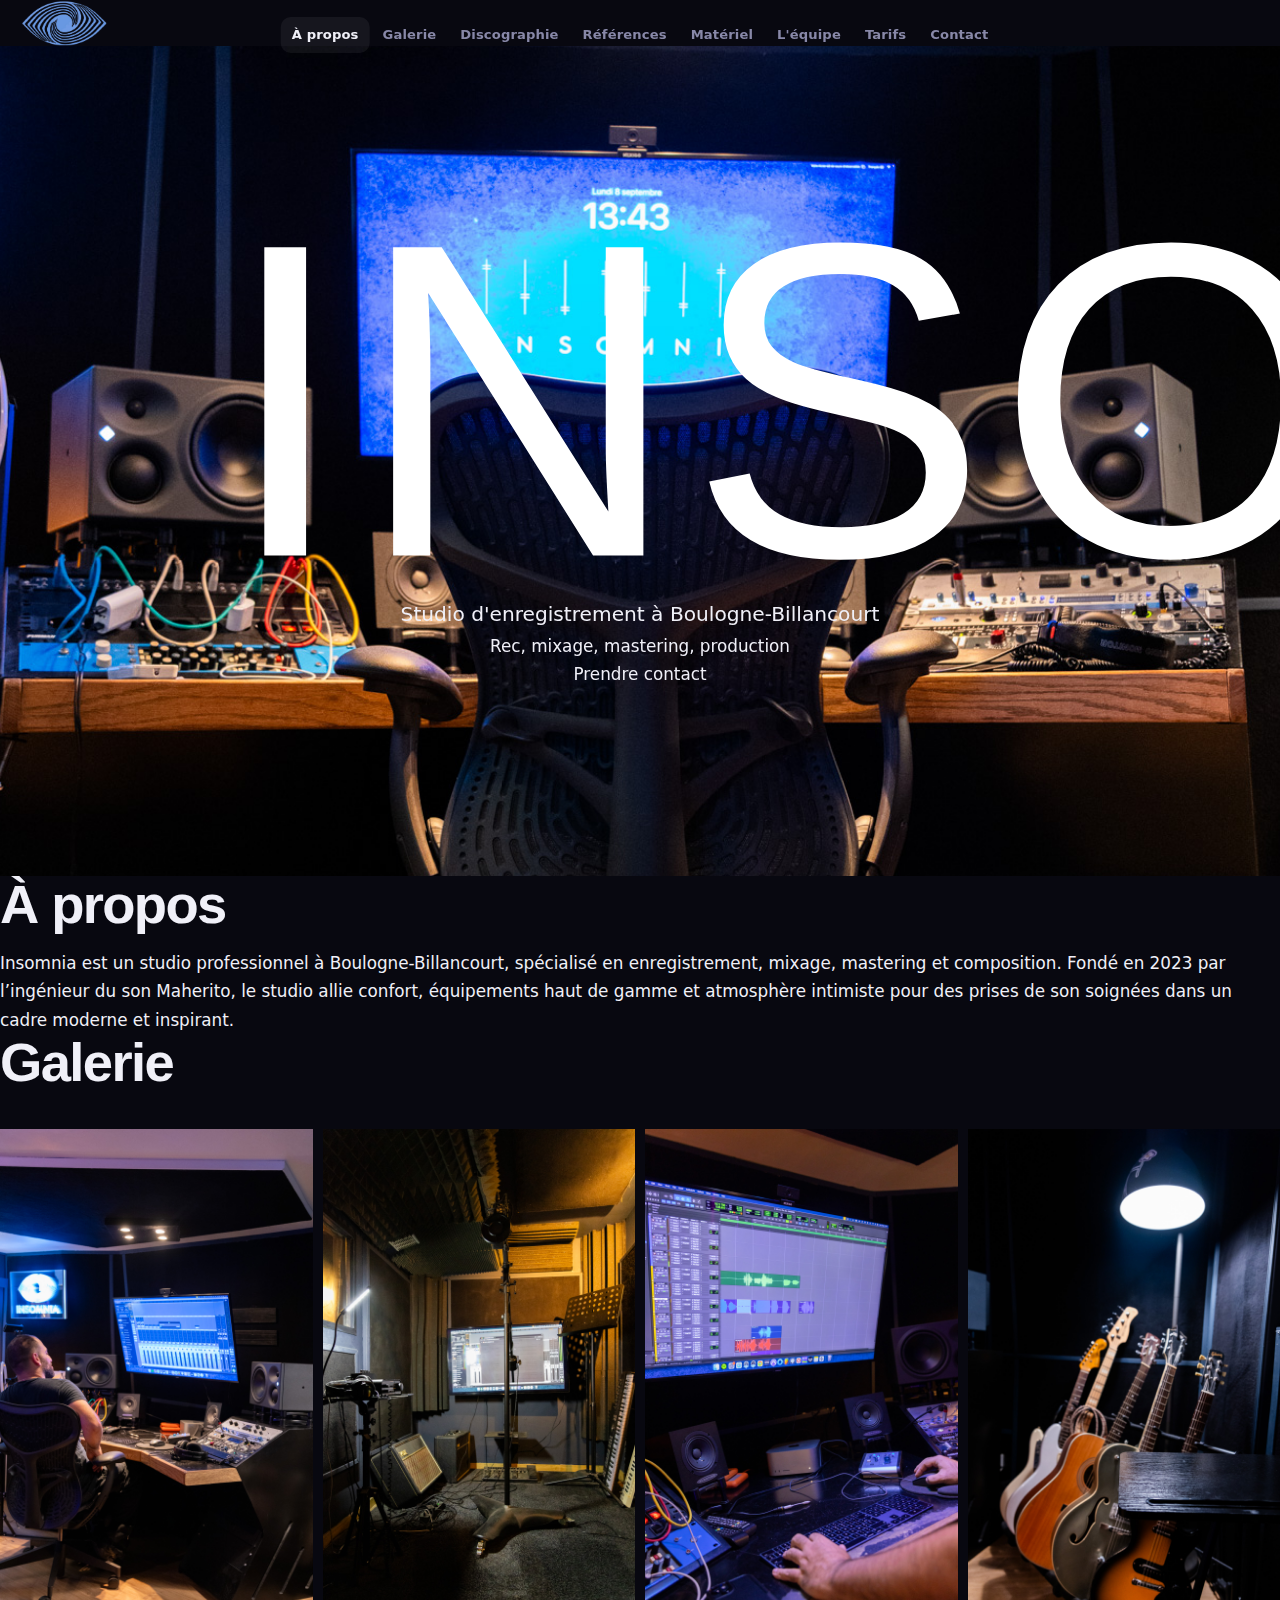
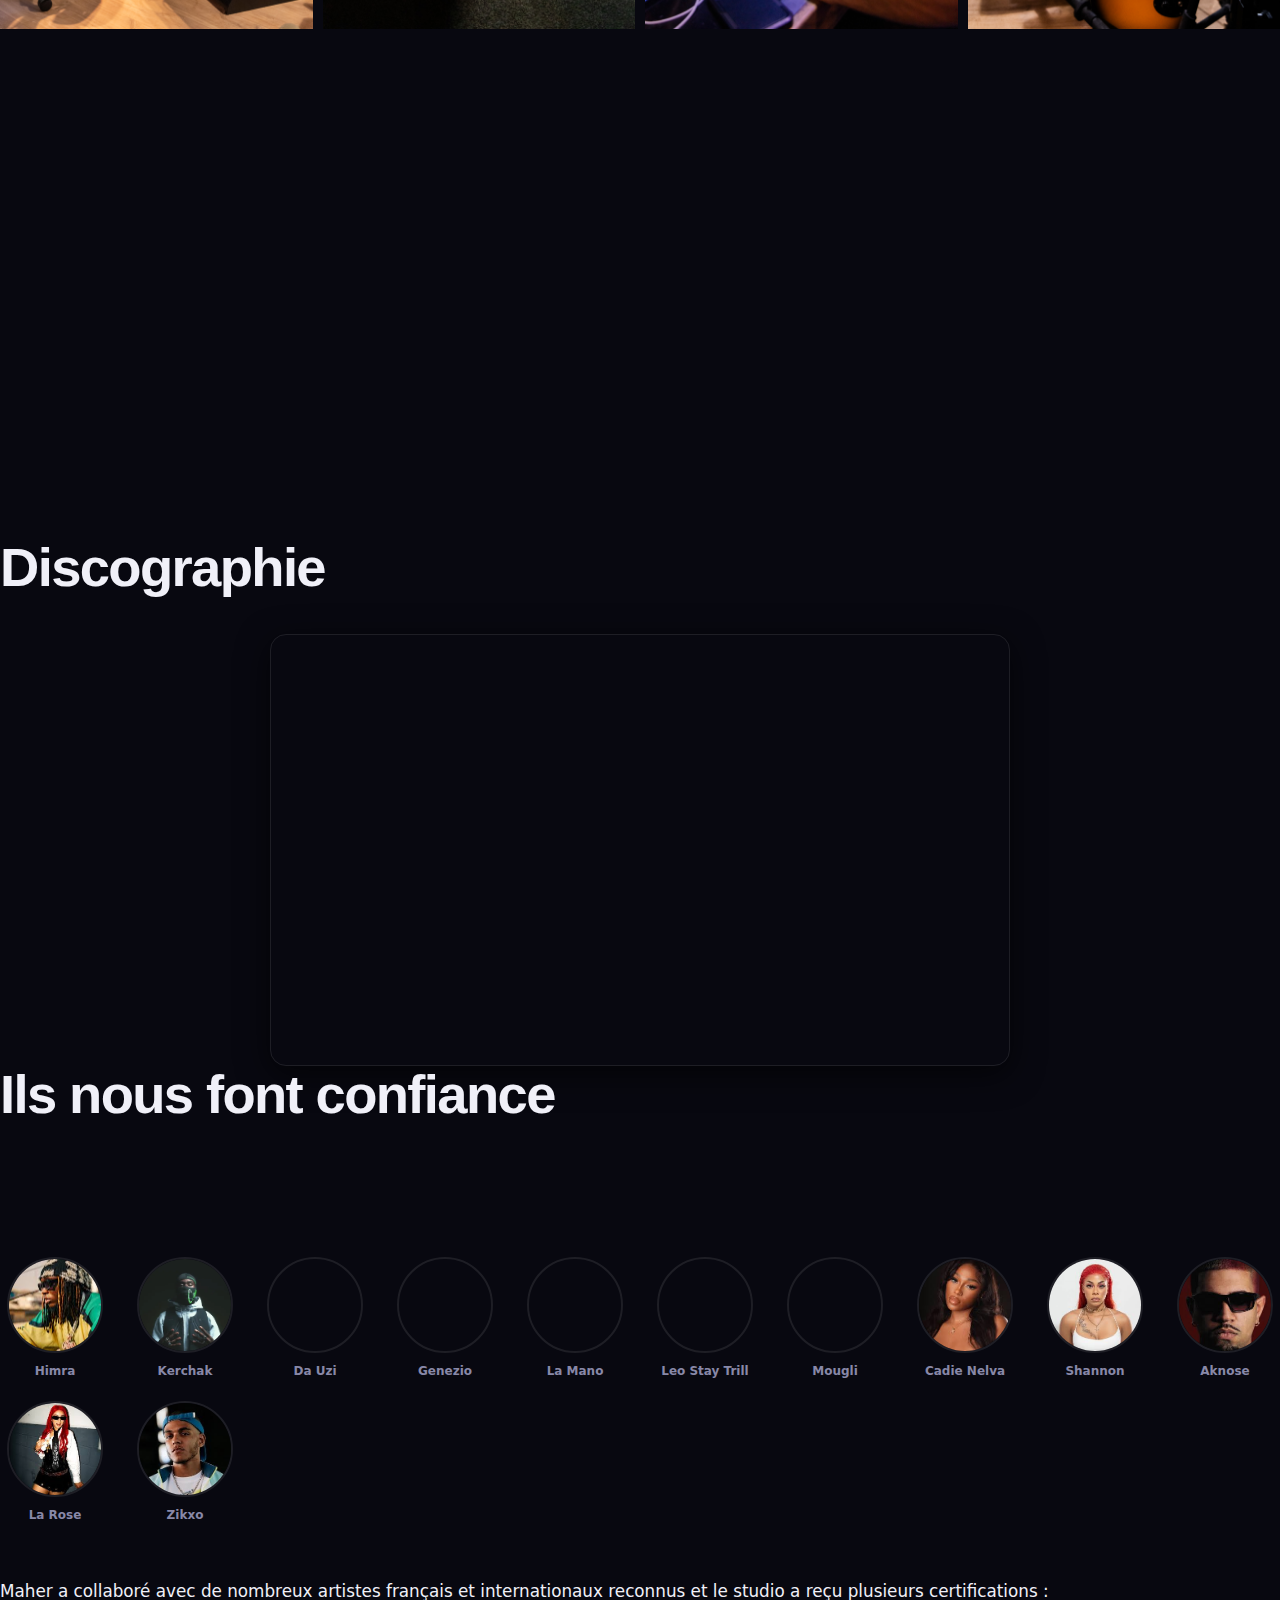
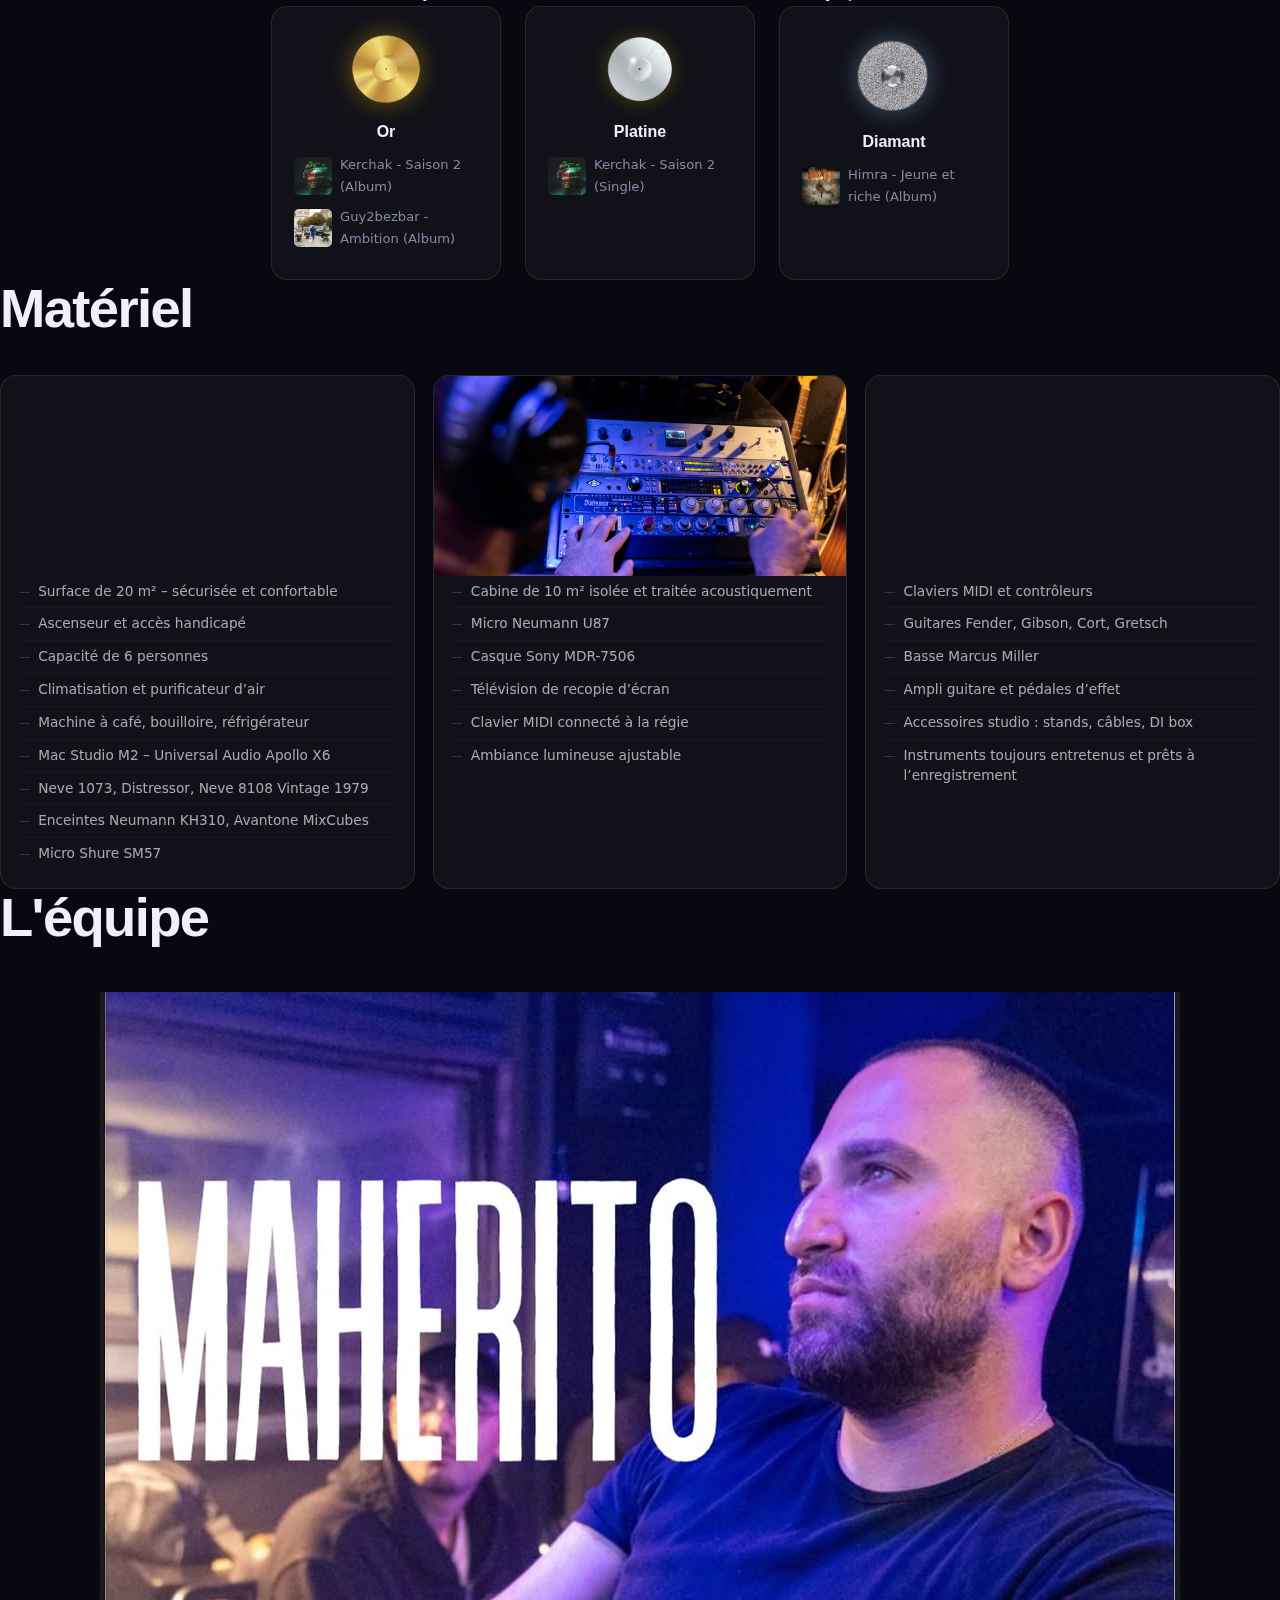
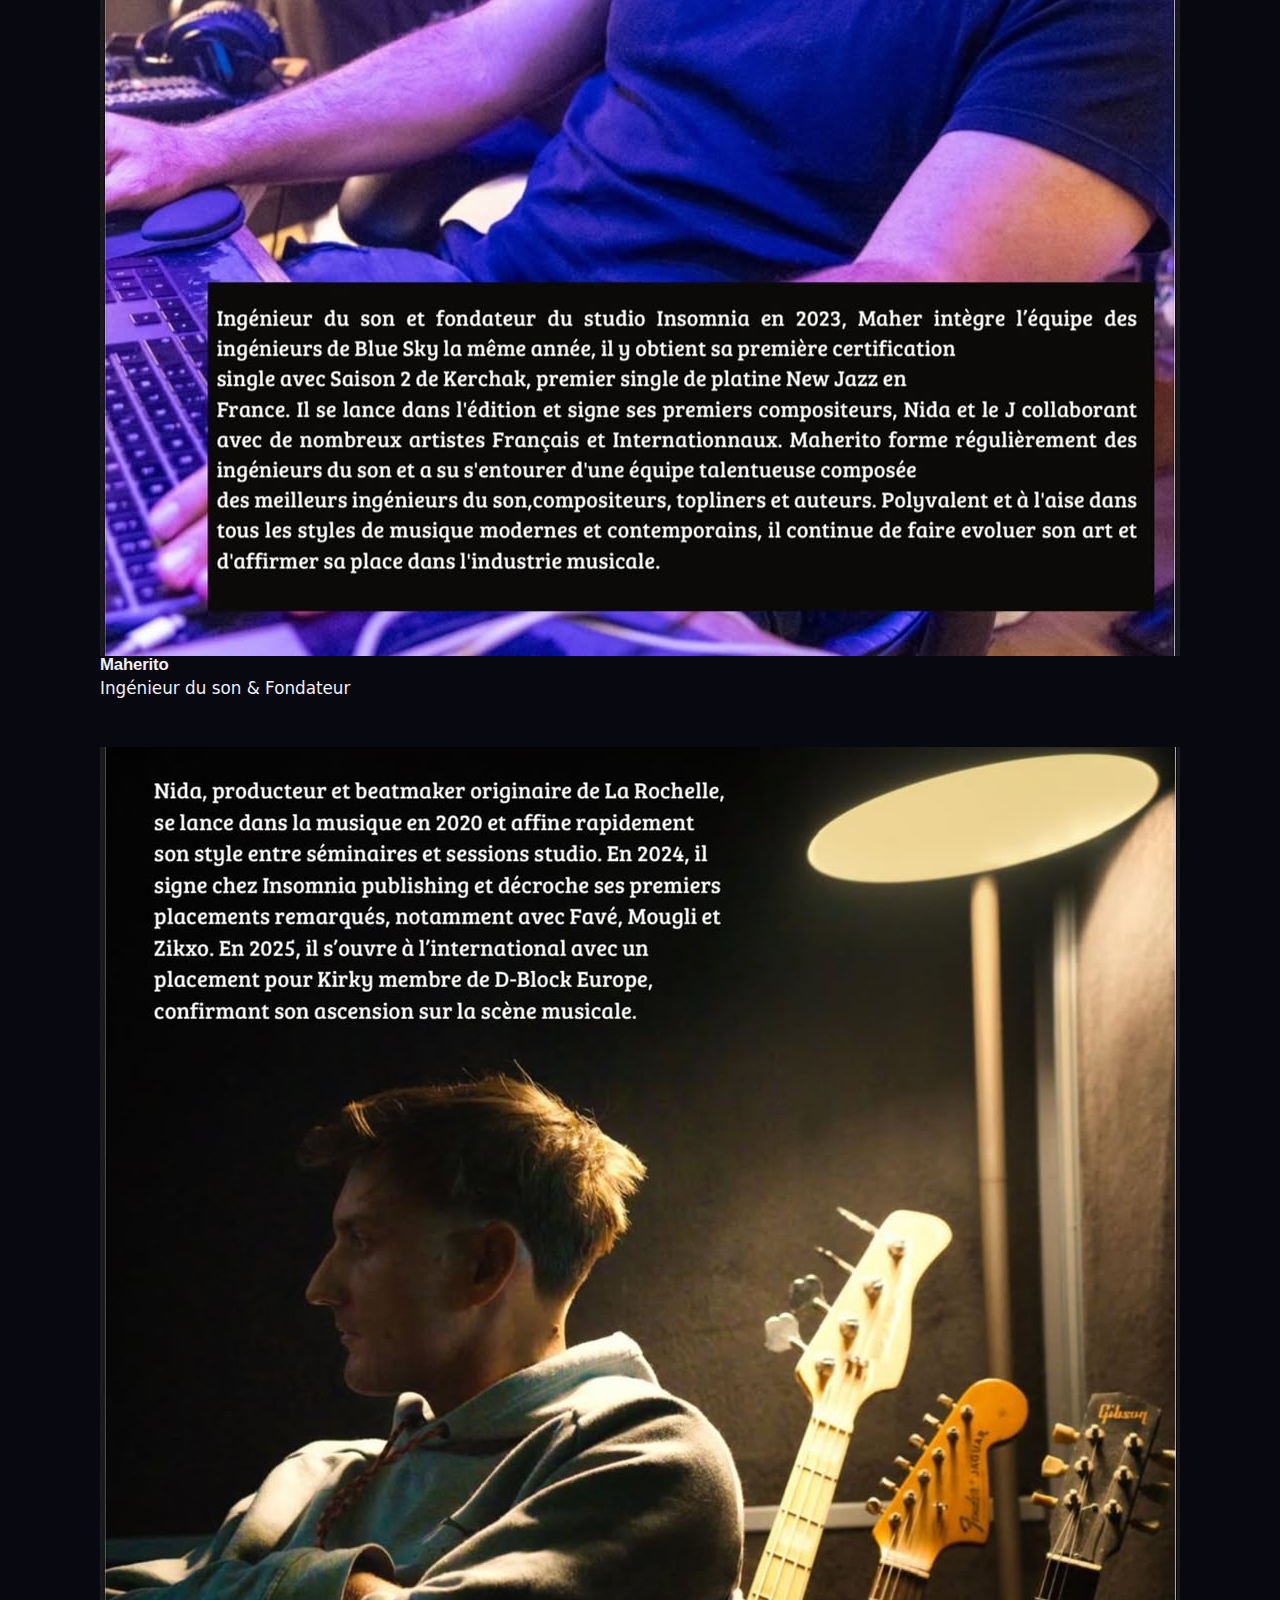
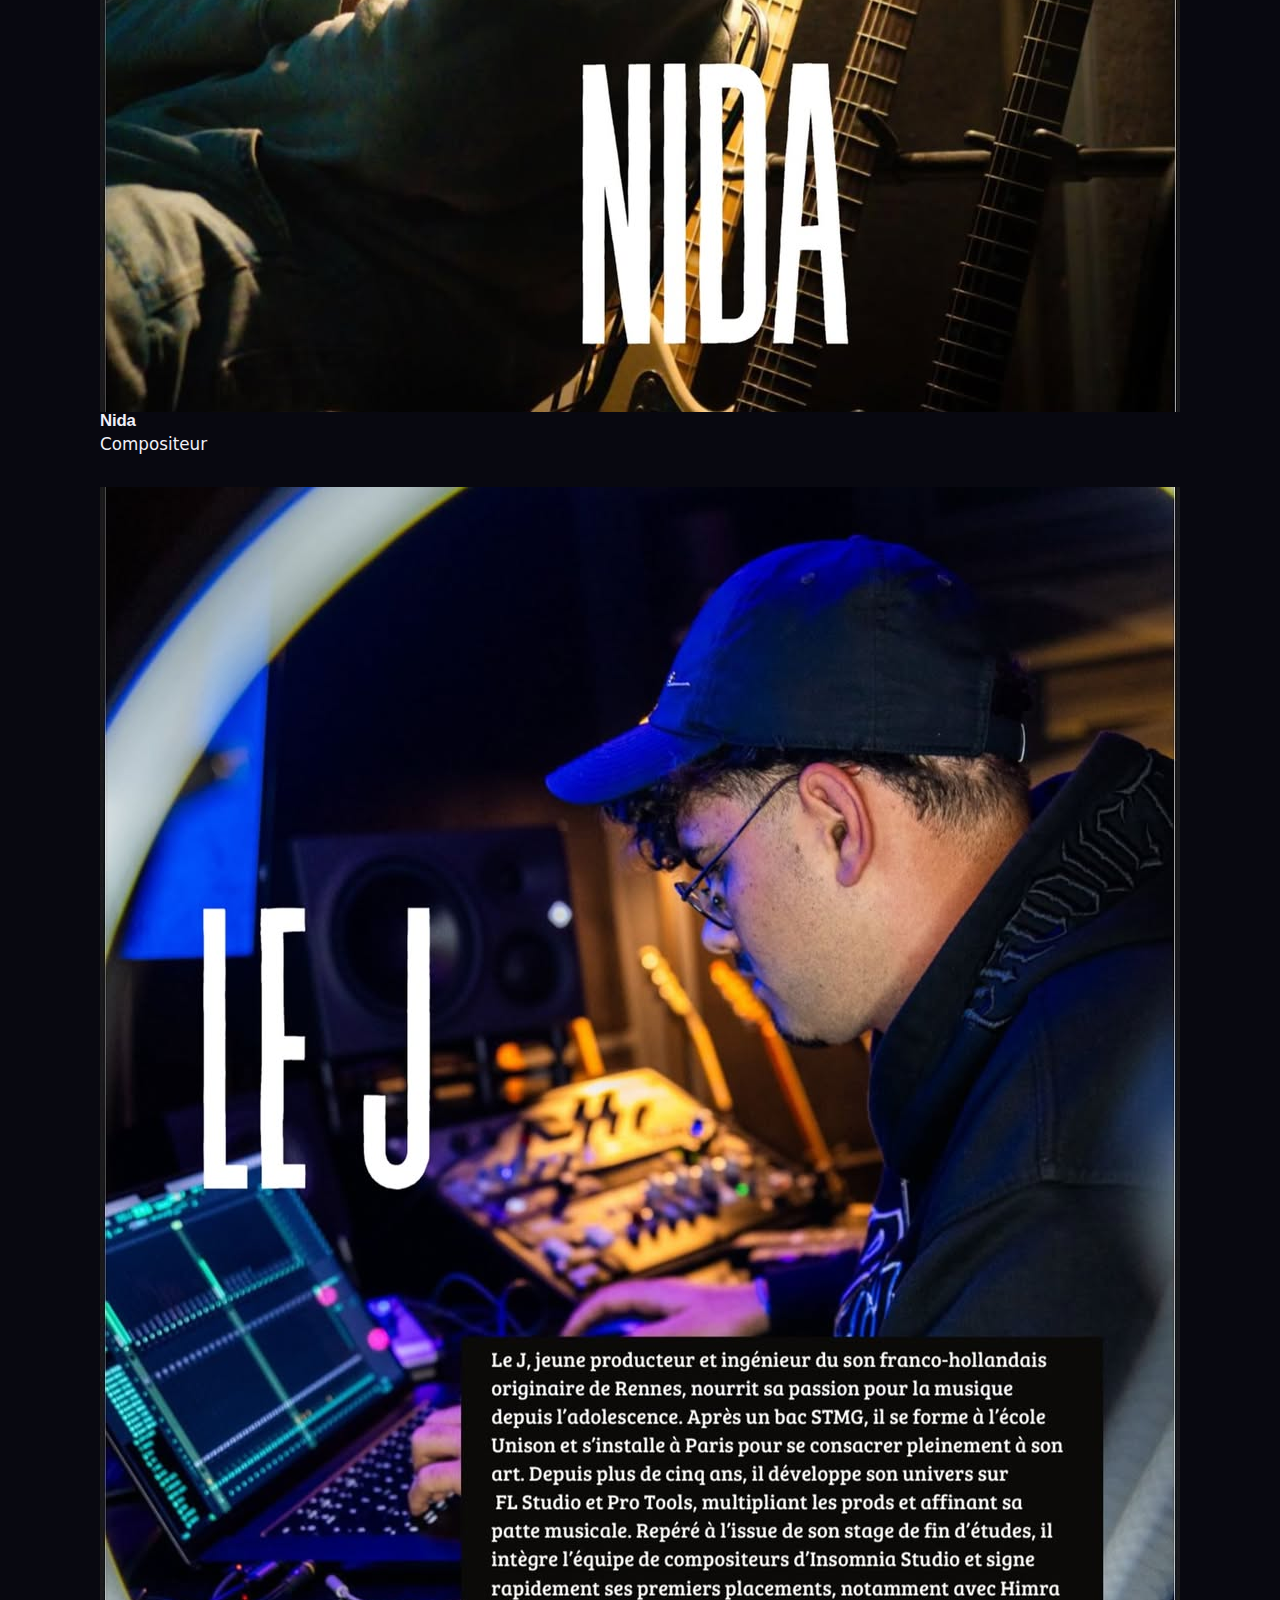
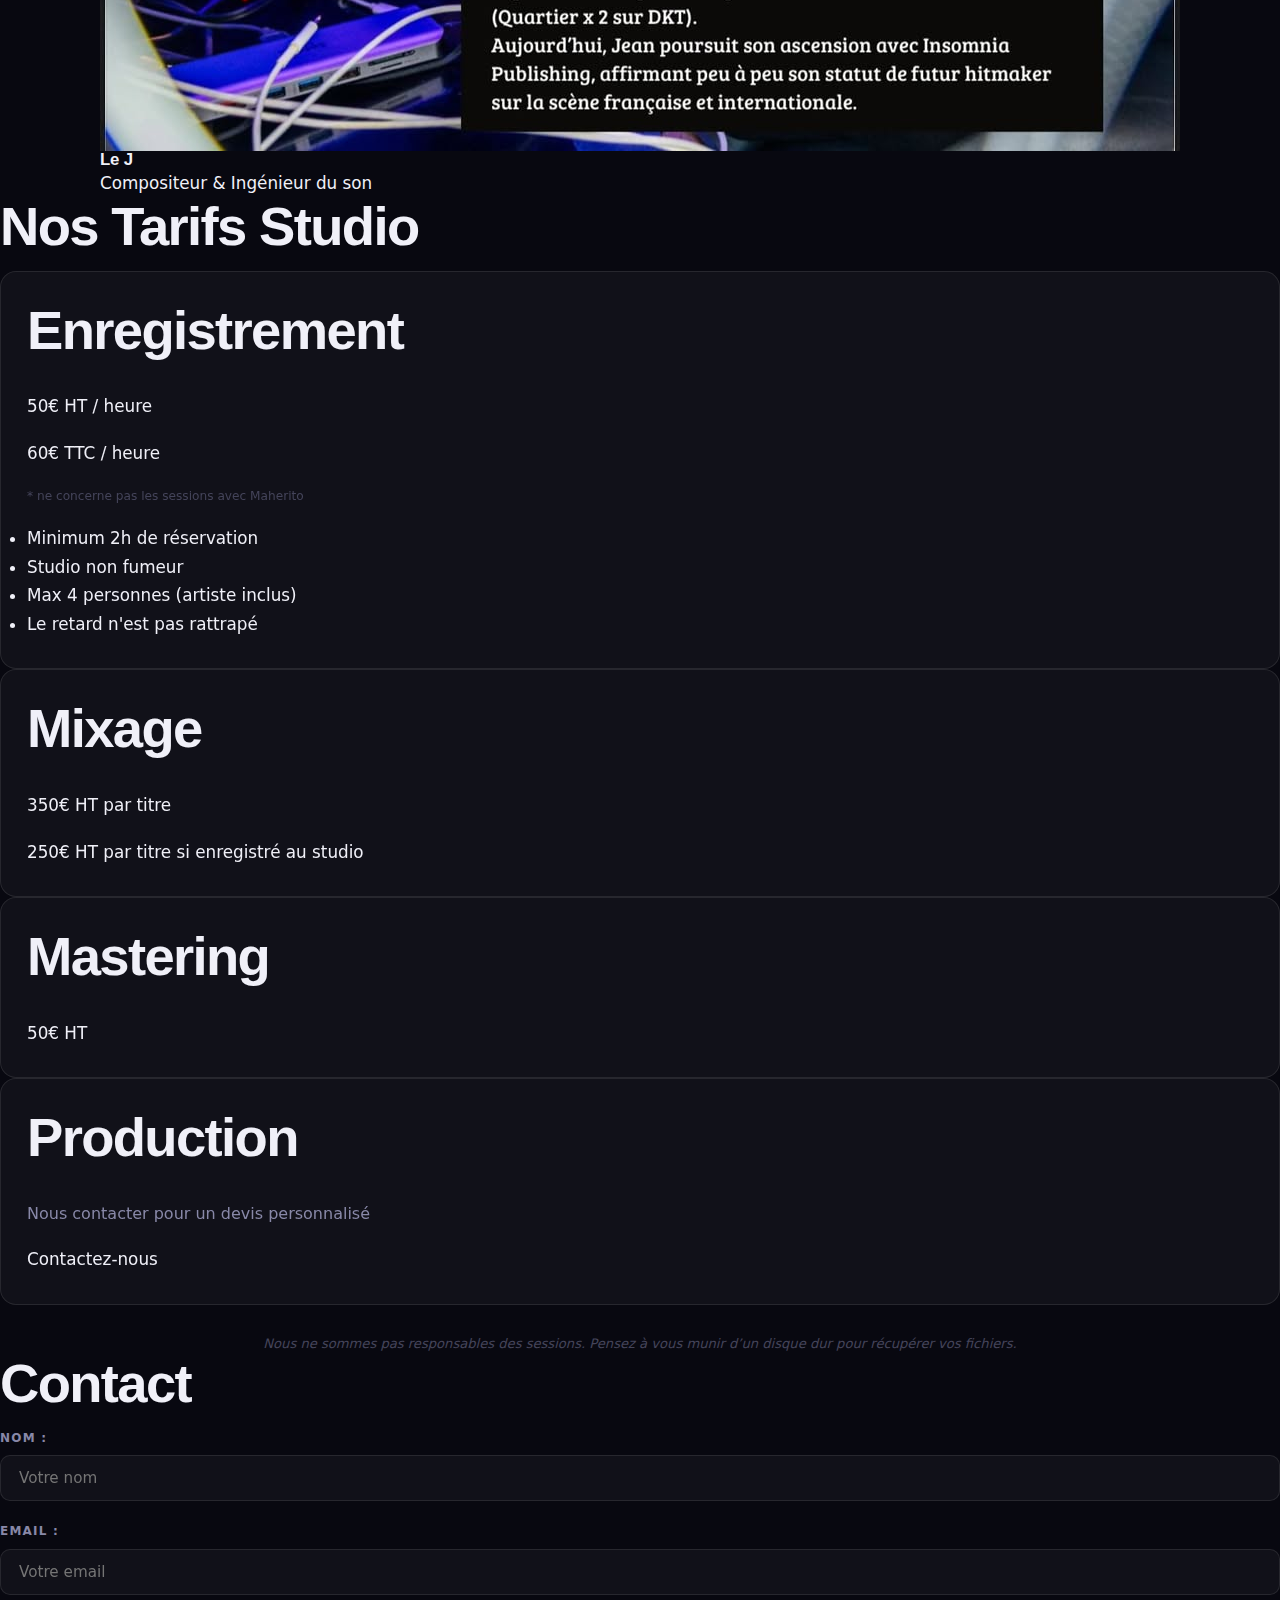
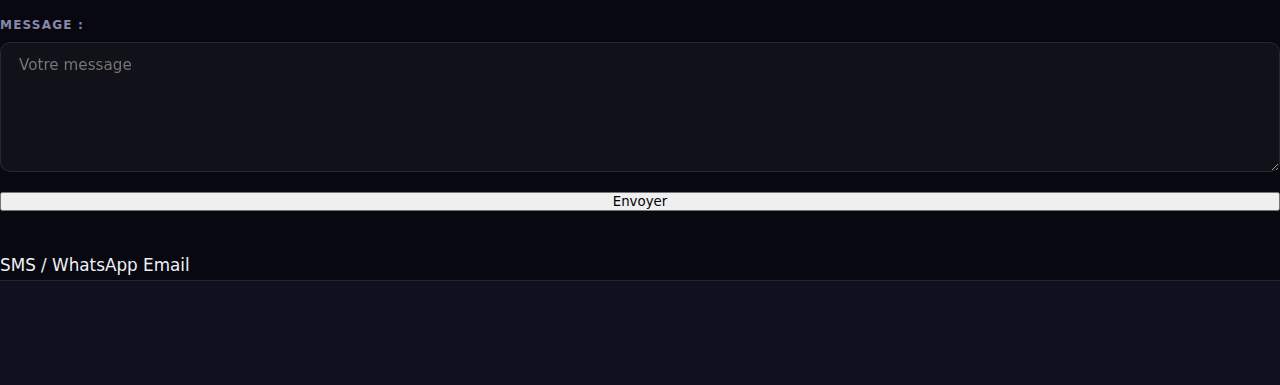
<file: index.html>
<!DOCTYPE html>
<html lang="fr">
<head>
  <meta charset="UTF-8" />
  <meta name="viewport" content="width=device-width, initial-scale=1.0" />
  <title>Studio Insomnia </title>

  <!-- Perf: preconnect + Google Fonts -->
  <link rel="preconnect" href="https://fonts.gstatic.com" crossorigin />
  <link rel="preconnect" href="https://fonts.googleapis.com" />
  <link href="https://fonts.googleapis.com/css2?family=Montserrat:wght@700&family=Lato&display=swap" rel="stylesheet" />
  <!-- Favicon / Icône du site -->


  <!-- Favicon / Icône du site -->
   <link rel="icon" type="image/png" sizes="32x32" href="/favicon.png">
   <link rel="icon" type="image/png" sizes="16x16" href="/favicon.png">
   <link rel="apple-touch-icon" href="/favicon.png">
   <link rel="shortcut icon" href="/favicon.png">
   <meta name="theme-color" content="#121212">




  <!-- Perf: image hero -->
  <link rel="preload" as="image" href="Images/photo-studio2.jpeg" fetchpriority="high" />

  <!-- Spotify: perf -->
  <link rel="dns-prefetch" href="https://open.spotify.com" />
  <link rel="preconnect" href="https://open.spotify.com" crossorigin />
  <link rel="preconnect" href="https://i.scdn.co" crossorigin />

  <link rel="stylesheet" href="css/style.css" />
  <link rel="stylesheet" href="css/tarifs.css" />


  <meta name="title" content="Insomnia Studio - Studio d’enregistrement à Boulogne-Billancourt">
  <meta name="description" content="Insomnia Studio est un studio d’enregistrement, mixage, mastering et production situé à Boulogne-Billancourt. Fondé par Maherito, il accueille de nombreux artistes français et internationaux.">
  <meta name="keywords" content="insomnia studio, studio enregistrement paris, boulogne-billancourt, mixage, mastering, production, maherito">
  <meta name="robots" content="index, follow">
  <meta property="og:title" content="Insomnia Studio - Studio d’enregistrement à Boulogne-Billancourt">
  <meta property="og:description" content="Enregistrement, mixage, mastering et production avec Maherito. Un espace professionnel, confortable et haut de gamme.">
  <meta property="og:image" content="https://insomniastudio.fr/Images/logo.png">
  <meta property="og:url" content="https://insomniastudio.fr">
  <meta name="twitter:card" content="summary_large_image">

</head>
<body>
  <header role="banner">
    <img src="Images/logo.png" alt="Logo Studio Insomnia" class="logo" decoding="async" fetchpriority="high" />
    <nav id="nav-menu" aria-label="Navigation principale" aria-hidden="true">
      <a href="#apropos" class="active">À propos</a>
      <a href="#gallery">Galerie</a>
      <a href="#discographie">Discographie</a>
      <a href="#references">Références</a>
      <a href="#materiel">Matériel</a>
      <a href="#equipe">L'équipe</a>
      <a href="#tarifs">Tarifs</a>
      <a href="#contact">Contact</a>
    </nav>
    <button id="menu-toggle" aria-expanded="false" aria-controls="nav-menu" aria-label="Ouvrir le menu">☰</button>
  </header>

  <!-- Héro -->
  <section id="hero" class="hero" aria-label="Présentation">
    <img
      src="Images/photo-studio2.jpeg"
      alt=""
      class="hero-bg"
      width="1920" height="800"
      loading="eager" fetchpriority="high" decoding="async"
    />
    <div class="hero-content">
      <h1><span style="font-size: 2em; display: block;">Insomnia</span></h1>
      <p style="font-size: 1.2em;">Studio d'enregistrement à Boulogne-Billancourt</p>
      <p>Rec, mixage, mastering, production</p>
      <a href="#contact" class="cta-btn">Prendre contact</a>
    </div>
  </section>

  <!-- 1) À propos -->
  <section id="apropos">
    <h2>À propos</h2>
    <p>
      Insomnia est un studio professionnel à Boulogne-Billancourt, spécialisé en enregistrement, mixage, mastering et composition.
      Fondé en 2023 par l’ingénieur du son Maherito, le studio allie confort, équipements haut de gamme et atmosphère intimiste pour des prises de son soignées dans un cadre moderne et inspirant.
    </p>
  </section>

  <!-- 2) Galerie -->
  <section id="gallery" aria-label="Galerie">
    <h2>Galerie</h2>
    <div class="gallery-grid">
      <figure><img src="Images/photo1.jpeg" alt="Vue du studio" loading="lazy" decoding="async" /></figure>
      <figure><img src="Images/photo2.jpeg" alt="Micro et cabine" loading="lazy" decoding="async" /></figure>
      <figure><img src="Images/photo3.jpeg" alt="Session d’enregistrement" loading="lazy" decoding="async" /></figure>
      <figure><img src="Images/photo4.jpeg" alt="Guitare du studio" loading="lazy" decoding="async" /></figure>
      <figure><img src="Images/canape.jpeg" alt="Coin lounge" loading="lazy" decoding="async" /></figure>
    </div>
  </section>

  <!-- 3) Discographie -->
  <section id="discographie" aria-label="Discographie">
    <h2>Discographie</h2>
    <div class="spotify-container">
      <iframe
        id="spotify-embed"
        title="Playlist Spotify"
        src="https://open.spotify.com/embed/playlist/36tkMon2P1CIW7WusHZX9Q"
        loading="lazy"
        allow="encrypted-media"
        frameborder="0"
        allowfullscreen
      ></iframe>
    </div>
  </section>

  <!-- 4) Références (Or/Platine/Diamant) -->
  <section id="references" aria-label="Références">
    <h2>Ils nous font confiance</h2>

    <div class="labels-grid" aria-label="Labels partenaires">
      <img src="Images/bluesky.webp" alt="Blue Sky" loading="lazy" decoding="async" />
      <img src="Images/sonymusic.png" alt="Sony Music" loading="lazy" decoding="async" />
      <img src="Images/universal.png" alt="Universal" loading="lazy" decoding="async" />
      <img src="Images/warner.png" alt="Warner" loading="lazy" decoding="async" />
      <img src="Images/rec118.webp" alt="Rec118" loading="lazy" decoding="async" />
      <img src="Images/ad.png" alt="ADA" loading="lazy" decoding="async" />
    </div>

    <div class="artists-grid" aria-label="Artistes">
      <figure><img src="Images/himra.jpg" alt="Himra" loading="lazy" decoding="async" /><figcaption>Himra</figcaption></figure>
      <figure><img src="Images/kerchak.webp" alt="Kerchak" loading="lazy" decoding="async" /><figcaption>Kerchak</figcaption></figure>
      <figure><img src="Images/dauzi.jpg" alt="Da Uzi" loading="lazy" decoding="async" /><figcaption>Da Uzi</figcaption></figure>
      <figure><img src="Images/genezio.jpg" alt="Genezio" loading="lazy" decoding="async" /><figcaption>Genezio</figcaption></figure>
      <figure><img src="Images/lamano.jpg" alt="La Mano" loading="lazy" decoding="async" /><figcaption>La Mano</figcaption></figure>
      <figure><img src="Images/leostay.avif" alt="Leo Stay Trill" loading="lazy" decoding="async" /><figcaption>Leo Stay Trill</figcaption></figure>
      <figure><img src="Images/mougli.jpg" alt="Mougli" loading="lazy" decoding="async" /><figcaption>Mougli</figcaption></figure>
      <figure><img src="Images/cadienelva.jpg" alt="Cadie Nelva"><figcaption>Cadie Nelva</figcaption></figure>
      <figure><img src="Images/shannon.jpg" alt="Shannon"><figcaption>Shannon</figcaption></figure>
      <figure><img src="Images/aknose.jpg" alt="Aknose"><figcaption>Aknose</figcaption></figure>
      <figure><img src="Images/larose.jpg" alt="La Rose"><figcaption>La Rose</figcaption></figure>
      <figure><img src="Images/zikxo.jpg" alt="Zikxo"><figcaption>Zikxo</figcaption></figure>

    </div>

    <p>Maher a collaboré avec de nombreux artistes français et internationaux reconnus et le studio a reçu plusieurs certifications :</p>

    <div class="certifications">
      <div class="certif">
        <img src="Images/disque-or.png" alt="Disque d'or" class="certif-icon or" />
        <div class="certif-text">
          <strong>Or</strong>
          <p><img src="Images/saison2-kerchak.jpg" alt="" class="cover-small" /> Kerchak - Saison 2 (Album)</p>
          <p><img src="Images/guy2bezbar-ambition.jpg" alt="" class="cover-small" /> Guy2bezbar - Ambition (Album)</p>
        </div>
      </div>
      <div class="certif">
        <img src="Images/disque-platine.png" alt="Disque de platine" class="certif-icon" />
        <div class="certif-text">
          <strong>Platine</strong>
          <p><img src="Images/saison2-kerchak.jpg" alt="" class="cover-small" /> Kerchak - Saison 2 (Single)</p>
        </div>
      </div>
      <div class="certif">
        <img src="Images/disque-diamant.png" alt="Disque de diamant" class="certif-icon diamant" />
        <div class="certif-text">
          <strong>Diamant</strong>
          <p><img src="Images/jeune-et-riche-himra.jpg" alt="" class="cover-small" /> Himra - Jeune et riche (Album)</p>
        </div>
      </div>
    </div>
  </section>

  <!-- 4.5) Matériel -->
  <section id="materiel" aria-label="Matériel du studio">
    <h2>Matériel</h2>

    <div class="gear-grid">
      <!-- Col 1 : Control Room / Régie -->
      <article class="gear-col">
        <figure class="gear-figure">
          <img src="Images/materiel-1.jpeg" alt="Régie / Control Room" loading="lazy" decoding="async" />
        </figure>
        <ul class="gear-items">
          <li>Surface de 20 m² – sécurisée et confortable</li>
          <li>Ascenseur et accès handicapé</li>
          <li>Capacité de 6 personnes</li>
          <li>Climatisation et purificateur d’air</li>
          <li>Machine à café, bouilloire, réfrigérateur</li>
          <li>Mac Studio M2 – Universal Audio Apollo X6</li>
          <li>Neve 1073, Distressor, Neve 8108 Vintage 1979</li>
          <li>Enceintes Neumann KH310, Avantone MixCubes</li>
          <li>Micro Shure SM57</li>
        </ul>
      </article>

      <!-- Col 2 : Cabine voix -->
      <article class="gear-col">
        <figure class="gear-figure">
          <img src="Images/materiel-2.jpeg" alt="Cabine voix" loading="lazy" decoding="async" />
        </figure>
        <ul class="gear-items">
          <li>Cabine de 10 m² isolée et traitée acoustiquement</li>
          <li>Micro Neumann U87</li>
          <li>Casque Sony MDR-7506</li>
          <li>Télévision de recopie d’écran</li>
          <li>Clavier MIDI connecté à la régie</li>
          <li>Ambiance lumineuse ajustable</li>
        </ul>
      </article>

      <!-- Col 3 : Instruments -->
      <article class="gear-col">
        <figure class="gear-figure">
          <img src="Images/materiel-3.jpeg" alt="Instruments du studio" loading="lazy" decoding="async" />
        </figure>
        <ul class="gear-items">
          <li>Claviers MIDI et contrôleurs</li>
          <li>Guitares Fender, Gibson, Cort, Gretsch</li>
          <li>Basse Marcus Miller</li>
          <li>Ampli guitare et pédales d’effet</li>
          <li>Accessoires studio : stands, câbles, DI box</li>
          <li>Instruments toujours entretenus et prêts à l’enregistrement</li>
        </ul>
      </article>
    </div>
  </section>

  <!-- 5) L'équipe -->
  <section id="equipe" aria-label="L'équipe">
    <h2>L'équipe</h2>
    <div class="team-grid">
  <div class="team-member">
    <img src="Images/maherito.jpg" alt="Maherito" class="zoomable">
    <h4>Maherito</h4>
    <p>Ingénieur du son &amp; Fondateur</p>
  </div>
</div>
<div class="team-grid">
  <div class="team-member">
    <img src="Images/nida.jpg" alt="Nida" class="zoomable">
    <h4>Nida</h4>
    <p>Compositeur</p>
  </div>
  <div class="team-member">
    <img src="Images/leJ.jpg" alt="Le J" class="zoomable">
    <h4>Le J</h4>
    <p>Compositeur &amp; Ingénieur du son</p>
  </div>
</div>
  </section>

  <!-- 6) Tarifs -->
  <section id="tarifs" aria-label="Tarifs">
    <h2>Nos Tarifs Studio</h2>
    <div class="pricing">
      <div class="pricing-card">
        <h2>Enregistrement</h2>
        <p class="price">50€ HT <span>/ heure</span></p>
        <p class="price small">60€ TTC <span>/ heure</span></p>
        <small class="small-text">* ne concerne pas les sessions avec Maherito</small>
        <ul>
          <li>Minimum 2h de réservation</li>
          <li>Studio non fumeur</li>
          <li>Max 4 personnes (artiste inclus)</li>
          <li>Le retard n'est pas rattrapé</li>
        </ul>
      </div>

      <div class="pricing-card">
        <h2>Mixage</h2>
        <p class="price">350€ HT <span>par titre</span></p>
        <p class="price small">250€ HT <span>par titre si enregistré au studio</span></p>
      </div>

      <div class="pricing-card">
        <h2>Mastering</h2>
        <p class="price">50€ HT</p>
      </div>

      <div class="pricing-card contact-us">
        <h2>Production</h2>
        <p class="contact-text">Nous contacter pour un devis personnalisé</p>
        <a href="#contact" class="cta-btn">Contactez-nous</a>
      </div>
    </div>
  </section>

  <p class="disclaimer">Nous ne sommes pas responsables des sessions. Pensez à vous munir d’un disque dur pour récupérer vos fichiers.</p>

  <!-- 7) Contact -->
  <section id="contact" class="contact-info" aria-label="Contact">
    <h2>Contact</h2>

    <form id="contact-form" class="styled-form" action="https://formspree.io/f/xnnoplkl" method="POST" novalidate>
      <div class="form-group">
        <label for="name">Nom :</label>
        <input type="text" id="name" name="name" placeholder="Votre nom" required />
      </div>
      <div class="form-group">
        <label for="email">Email :</label>
        <input type="email" id="email" name="_replyto" placeholder="Votre email" required />
      </div>
      <div class="form-group">
        <label for="message">Message :</label>
        <textarea id="message" name="message" rows="5" placeholder="Votre message" required></textarea>
      </div>
      <button type="submit" class="styled-btn">Envoyer</button>
      <p id="form-message" role="status" aria-live="polite"></p>
    </form>

    <div class="contacts-buttons" aria-label="Moyens de contact rapides">
      <a href="tel:+33603818567" class="contact-btn">SMS / WhatsApp</a>
      <a href="mailto:maherito.engineer@gmail.com" class="contact-btn">Email</a>
    </div>
  </section>

  <footer>
    <div>
      <a href="https://www.instagram.com/insomnia.studioparis/" target="_blank" rel="noopener">
        <img src="Images/ig-icon.png" alt="Instagram" loading="lazy" decoding="async" />
      </a>
    </div>
  </footer>

  <!-- JS : fonctionnalités complètes + correctifs -->
<script defer>
document.addEventListener("DOMContentLoaded", () => {

  /* =============================
     1. Scroll spy (menu actif)
  ============================= */
  window.addEventListener("scroll", () => {
    const sections = document.querySelectorAll("section[id]");
    const menuLinks = document.querySelectorAll("nav a");

    if (window.scrollY === 0) {
      menuLinks.forEach(link => {
        link.classList.toggle("active", link.getAttribute("href") === "#apropos");
      });
      return;
    }

    sections.forEach(section => {
      const id = section.getAttribute("id");
      const title = section.querySelector("h2");
      if (title) {
        const titleRect = title.getBoundingClientRect();
        if (titleRect.top >= 0 && titleRect.top < 100) {
          menuLinks.forEach(link => {
            link.classList.toggle("active", link.getAttribute("href") === `#${id}`);
          });
        }
      }
    });
  });

  /* =============================
     2. Zoom sur les images (.zoomable)
  ============================= */
  document.querySelectorAll(".zoomable").forEach(img => {
    img.addEventListener("click", () => {
      const overlay = document.createElement("div");
      overlay.style.cssText = `
        position:fixed;inset:0;background:rgba(0,0,0,.8);
        display:flex;align-items:center;justify-content:center;
        cursor:zoom-out;z-index:10000;
      `;
      const zoomImg = document.createElement("img");
      zoomImg.src = img.src;
      zoomImg.style.cssText = `
        max-width:90vw;max-height:90vh;border-radius:12px;
        box-shadow:0 8px 40px rgba(0,0,0,.9);
      `;
      overlay.appendChild(zoomImg);
      document.body.appendChild(overlay);
      overlay.addEventListener("click", () => overlay.remove());
    });
  });

  /* =============================
     3. Formulaire (Formspree AJAX)
  ============================= */
  const form = document.getElementById("contact-form");
  if (form) {
    form.addEventListener("submit", event => {
      event.preventDefault();
      const formData = new FormData(form);
      fetch(form.action, {
        method: form.method,
        body: formData,
        headers: { "Accept": "application/json" }
      })
        .then(response => {
          const target = document.getElementById("form-message");
          if (response.ok) {
            target.textContent = "Merci pour votre message !";
            form.reset();
          } else {
            response.json().then(data => {
              target.textContent = data?.errors
                ? data.errors.map(e => e.message).join(", ")
                : "Erreur lors de l'envoi.";
            });
          }
        })
        .catch(() => {
          document.getElementById("form-message").textContent =
            "Erreur réseau, veuillez réessayer.";
        });
    });
  }

  /* =============================
     4. Menu mobile accessible
  ============================= */
  const menuToggle = document.getElementById("menu-toggle");
  const navMenu = document.getElementById("nav-menu");

  if (menuToggle && navMenu) {
    menuToggle.addEventListener("click", () => {
      const expanded = menuToggle.getAttribute("aria-expanded") === "true" || false;
      menuToggle.setAttribute("aria-expanded", !expanded);
      navMenu.setAttribute("aria-hidden", expanded);
    });
  }

  /* =============================
     5. Navigation fluide sans hash dans l’URL
  ============================= */
  const navLinks = document.querySelectorAll('nav a[href^="#"]');
  navLinks.forEach(link => {
    link.addEventListener("click", e => {
      const id = link.getAttribute("href").slice(1);
      const target = document.getElementById(id);
      if (!target) return;
      e.preventDefault();

      // Scroll fluide
      target.scrollIntoView({ behavior: "smooth", block: "start" });

      // Supprime le hash immédiatement
      if (history.replaceState) {
        history.replaceState(null, "", window.location.pathname + window.location.search);
      }

      // Accessibilité : focus temporaire
      target.setAttribute("tabindex", "-1");
      target.focus({ preventScroll: true });
      setTimeout(() => target.removeAttribute("tabindex"), 1000);

      // Ferme le menu mobile
      if (window.innerWidth <= 600 && menuToggle && navMenu) {
        menuToggle.setAttribute("aria-expanded", "false");
        navMenu.setAttribute("aria-hidden", "true");
      }
    });
  });

  // Nettoie aussi le hash si on arrive avec une ancre externe
  if (location.hash && history.replaceState) {
    history.replaceState(null, "", window.location.pathname + window.location.search);
  }

  /* =============================
     6. Spotify : robustesse du lecteur
  ============================= */
  (function(){
    const iframe = document.getElementById("spotify-embed");
    if (!iframe) return;

    const fallback = document.getElementById("spotify-fallback");
    const retryBtn = document.getElementById("spotify-retry");

    let loaded = false;
    iframe.addEventListener("load", () => {
      loaded = true;
      if (fallback) fallback.hidden = true;
    });

    // Affiche un fallback si ça ne charge pas après 6s
    setTimeout(() => {
      if (!loaded && fallback) fallback.hidden = false;
    }, 6000);

    // Bouton “réessayer”
    if (retryBtn) {
      retryBtn.addEventListener("click", () => {
        loaded = false;
        fallback.hidden = true;
        const src = iframe.getAttribute("src") || "";
        iframe.setAttribute("src", "about:blank");
        setTimeout(() => iframe.setAttribute("src", src), 50);
        setTimeout(() => {
          if (!loaded && fallback) fallback.hidden = false;
        }, 6000);
      });
    }
  })();

}); // <-- fin DOMContentLoaded
</script>
</body>
</html>
</file>
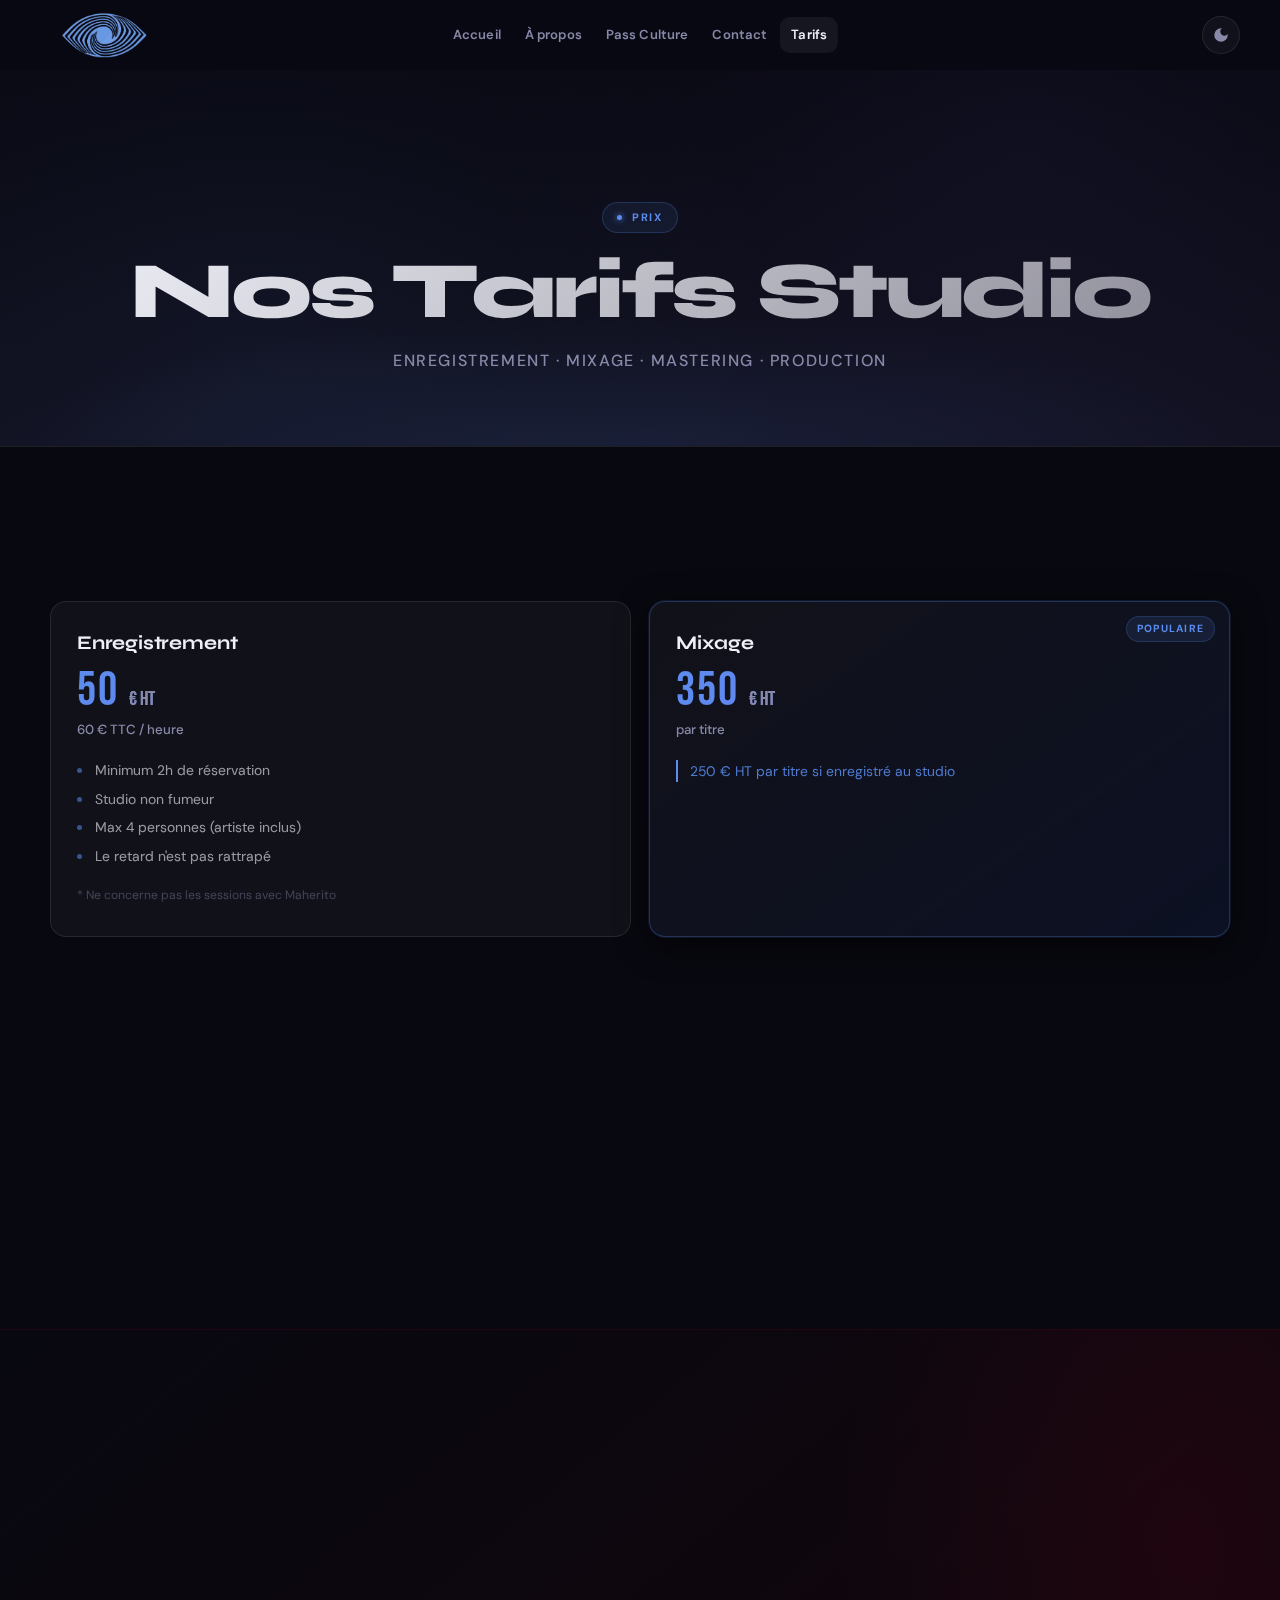
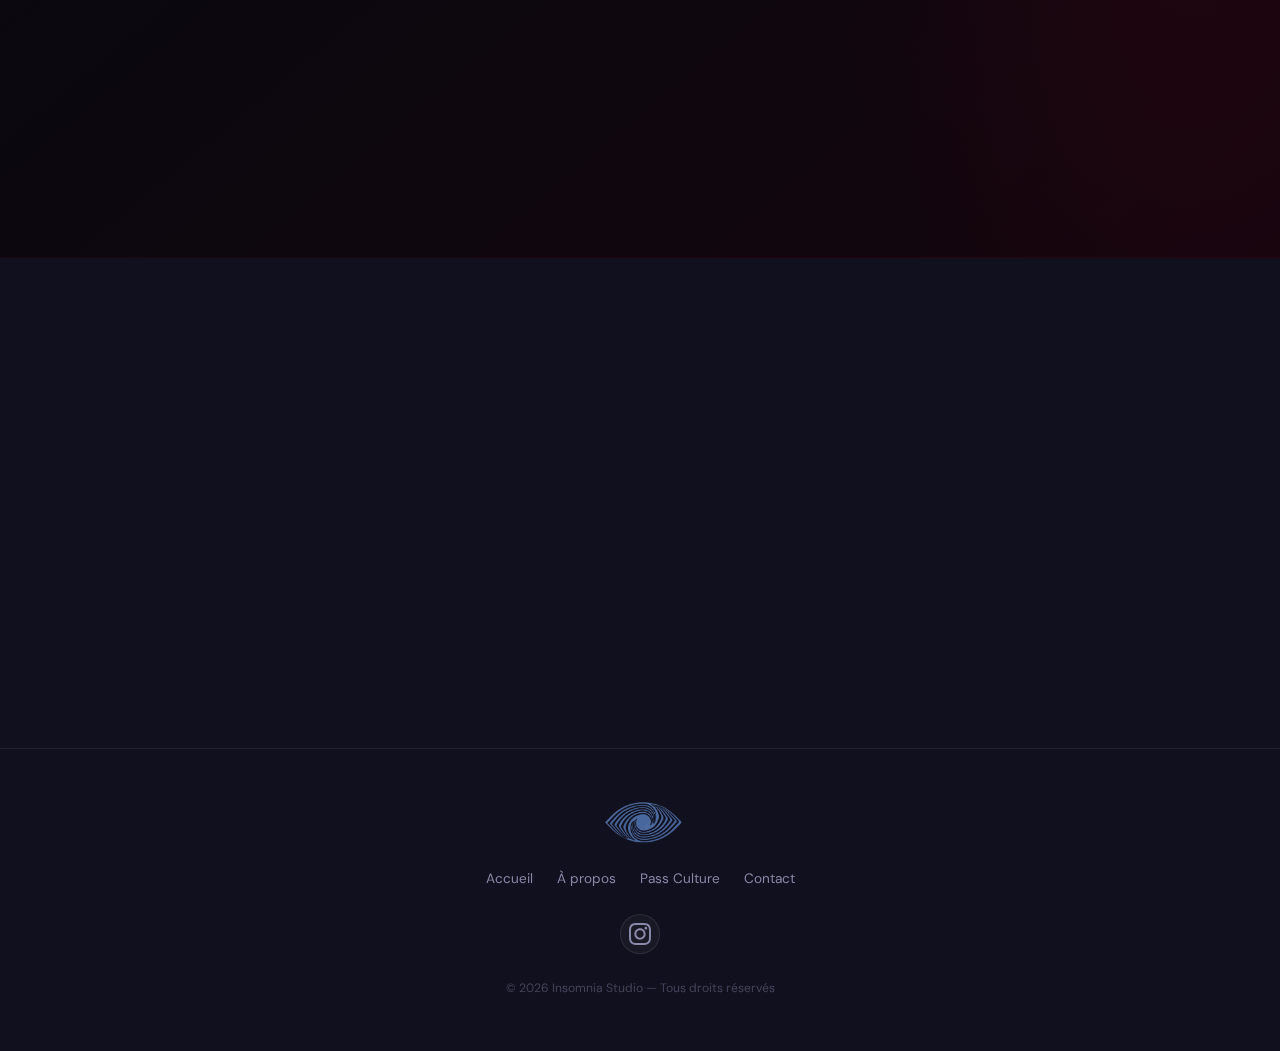
<file: tarifs.html>
<!DOCTYPE html>
<html lang="fr">
<head>
  <meta charset="UTF-8" />
  <meta name="viewport" content="width=device-width, initial-scale=1.0" />
  <title>Tarifs — Insomnia Studio Boulogne-Billancourt</title>
  <meta name="description" content="Tarifs d'Insomnia Studio : enregistrement 50 € HT/h, mixage 350 € HT/titre, mastering 50 € HT/titre. Accrédité Pass Culture. Boulogne-Billancourt." />
  <meta name="robots" content="index, follow" />
  <link rel="canonical" href="https://insomniastudio.fr/tarifs.html" />
  <meta property="og:type"  content="website" />
  <meta property="og:title" content="Tarifs — Insomnia Studio" />
  <meta property="og:description" content="Enregistrement, mixage, mastering, production. Accrédité Pass Culture." />
  <meta property="og:url"   content="https://insomniastudio.fr/tarifs.html" />
  <meta name="theme-color"  content="#080810" />
  <link rel="icon" type="image/png" sizes="32x32" href="/favicon.png" />
  <link rel="apple-touch-icon" href="/favicon.png" />

  <!-- Fonts -->
  <link rel="preconnect" href="https://fonts.googleapis.com" />
  <link rel="preconnect" href="https://fonts.gstatic.com" crossorigin />
  <link href="https://fonts.googleapis.com/css2?family=Bebas+Neue&family=DM+Sans:opsz,wght@9..40,300..700&family=Syne:wght@700;800&display=swap" rel="stylesheet" />

  <link rel="stylesheet" href="css/style.css" />
  <link rel="stylesheet" href="css/tarifs.css" />
</head>
<body>

  <!-- LOADER -->
  <div id="page-loader" role="status" aria-label="Chargement">
    <div class="loader-inner">
      <img src="Images/logo.png" alt="" class="loader-logo" decoding="async" />
      <div class="loader-bar"></div>
    </div>
  </div>

  <!-- HEADER -->
  <header id="site-header" role="banner">
    <div class="header-left">
      <a href="index.html" aria-label="Insomnia Studio — Accueil">
        <img src="Images/logo.png" alt="Logo Insomnia Studio" class="logo" decoding="async" fetchpriority="high" />
      </a>
    </div>
    <nav id="nav-menu" aria-label="Navigation" aria-hidden="true">
      <a href="index.html">Accueil</a>
      <a href="index.html#apropos">À propos</a>
      <a href="index.html#pass-culture">Pass Culture</a>
      <a href="index.html#contact">Contact</a>
      <a href="tarifs.html" class="active">Tarifs</a>
    </nav>
    <div style="display:flex;align-items:center;gap:8px;flex-shrink:0;">
      <button id="dark-toggle" aria-label="Basculer le thème" title="Thème">
        <svg viewBox="0 0 24 24" width="18" height="18" aria-hidden="true" focusable="false">
          <path fill="currentColor" d="M12 3a9 9 0 1 0 9 9c0-.46-.04-.92-.1-1.36a5.389 5.389 0 0 1-4.4 2.26 5.403 5.403 0 0 1-3.14-9.8c-.44-.06-.9-.1-1.36-.1z"/>
        </svg>
      </button>
      <button id="menu-toggle" aria-expanded="false" aria-controls="nav-menu" aria-label="Ouvrir le menu">
        <span class="burger-bar"></span>
        <span class="burger-bar"></span>
        <span class="burger-bar"></span>
      </button>
    </div>
  </header>

  <!-- PAGE HERO -->
  <div class="page-hero">
    <div class="page-hero-inner">
      <span class="section-label">Prix</span>
      <h1>Nos Tarifs Studio</h1>
      <p>Enregistrement · Mixage · Mastering · Production</p>
    </div>
  </div>

  <!-- TARIFS -->
  <section class="section-padded" aria-label="Tarifs détaillés">
    <div class="section-inner">
      <div class="pricing-grid pricing-grid--page">

        <div class="pricing-card reveal reveal-delay-1">
          <div class="pricing-card-top">
            <h3>Enregistrement</h3>
            <div class="price-block">
              <span class="price-main">50 <small>€ HT</small></span>
              <span class="price-sub">60 € TTC / heure</span>
            </div>
          </div>
          <ul class="pricing-rules">
            <li>Minimum 2h de réservation</li>
            <li>Studio non fumeur</li>
            <li>Max 4 personnes (artiste inclus)</li>
            <li>Le retard n'est pas rattrapé</li>
          </ul>
          <small class="small-text">* Ne concerne pas les sessions avec Maherito</small>
        </div>

        <div class="pricing-card pricing-card--featured reveal reveal-delay-2">
          <div class="pricing-card-top">
            <h3>Mixage</h3>
            <div class="price-block">
              <span class="price-main">350 <small>€ HT</small></span>
              <span class="price-sub">par titre</span>
            </div>
          </div>
          <p class="pricing-note">250 € HT par titre si enregistré au studio</p>
        </div>

        <div class="pricing-card reveal reveal-delay-1">
          <div class="pricing-card-top">
            <h3>Mastering</h3>
            <div class="price-block">
              <span class="price-main">50 <small>€ HT</small></span>
              <span class="price-sub">par titre</span>
            </div>
          </div>
        </div>

        <div class="pricing-card pricing-card--cta reveal reveal-delay-2">
          <div class="pricing-card-top">
            <h3>Production</h3>
          </div>
          <p class="contact-text">Devis personnalisé sur demande</p>
          <a href="index.html#contact" class="btn btn-primary">Nous contacter</a>
        </div>

      </div>
      <p class="disclaimer reveal">Nous ne sommes pas responsables des sessions. Pensez à vous munir d'un disque dur pour récupérer vos fichiers.</p>
    </div>
  </section>

  <!-- PASS CULTURE -->
  <section class="section-padded pass-culture-section" aria-label="Pass Culture">
    <div class="section-inner">
      <div class="section-label reveal">Accessibilité</div>
      <h2 class="reveal">Pass Culture</h2>
      <div class="pass-culture-inner">
        <div class="pass-culture-text reveal reveal-delay-1">
          <p>
            Tu disposes de ton crédit <strong>Pass Culture</strong> ? Réserve directement ta session via l'application.
          </p>
          <p>
            Session d'enregistrement disponible à <strong>50&nbsp;€</strong> via Pass Culture.
          </p>
          <a
            href="https://passculture.app/offre/387641124?utm_gen=product&utm_campaign=share_offer&utm_medium=social_media"
            target="_blank"
            rel="noopener noreferrer"
            class="btn btn-pass"
            aria-label="Réserver via Pass Culture"
          >
            <svg viewBox="0 0 24 24" aria-hidden="true" focusable="false" width="20" height="20">
              <path fill="currentColor" d="M19 3H5c-1.1 0-2 .9-2 2v14c0 1.1.9 2 2 2h14c1.1 0 2-.9 2-2V5c0-1.1-.9-2-2-2zm-7 14l-5-5 1.41-1.41L12 14.17l7.59-7.59L21 8l-9 9z"/>
            </svg>
            Réserver via Pass Culture
          </a>
        </div>
        <div class="pass-culture-badge reveal reveal-delay-2">
          <a
            href="https://passculture.app/offre/387641124?utm_gen=product&utm_campaign=share_offer&utm_medium=social_media"
            target="_blank"
            rel="noopener noreferrer"
            class="pass-logo-wrap"
            aria-label="Voir l'offre Pass Culture"
          >
            <img
              src="Images/passculture.png"
              alt="Logo Pass Culture"
              class="pass-logo-img"
              loading="lazy"
              onerror="this.style.display='none';this.nextElementSibling.style.display='block';"
            />
            <svg viewBox="0 0 100 100" aria-hidden="true" focusable="false" class="pass-logo-svg" style="display:none;">
              <circle cx="50" cy="50" r="46" fill="none" stroke="#e1003c" stroke-width="3.5"/>
              <text x="50" y="40" text-anchor="middle" font-family="Space Grotesk, sans-serif" font-weight="700" font-size="16" fill="#e1003c">pass</text>
              <text x="50" y="60" text-anchor="middle" font-family="Space Grotesk, sans-serif" font-weight="700" font-size="16" fill="#e1003c">Culture</text>
            </svg>
          </a>
        </div>
      </div>
    </div>
  </section>

  <!-- CONTACT RAPIDE -->
  <section class="section-padded section-dark tarifs-contact" aria-label="Contact rapide">
    <div class="section-inner">
      <div class="section-label reveal">Réservation</div>
      <h2 class="reveal">Prêt à enregistrer&nbsp;?</h2>
      <p class="reveal reveal-delay-1" style="color:var(--text-muted);margin-bottom:32px;max-width:55ch;">
        Contactez-nous directement par SMS, WhatsApp ou email pour réserver votre session.
      </p>
      <div class="tarifs-contact-btns reveal reveal-delay-2">
        <a href="tel:+33603818567" class="btn btn-primary">
          <svg viewBox="0 0 24 24" aria-hidden="true" focusable="false" width="18" height="18">
            <path fill="currentColor" d="M6.6 10.8c1.4 2.8 3.8 5.1 6.6 6.6l2.2-2.2c.3-.3.7-.4 1-.2 1.1.4 2.3.6 3.6.6.6 0 1 .4 1 1V20c0 .6-.4 1-1 1-9.4 0-17-7.6-17-17 0-.6.4-1 1-1h3.5c.6 0 1 .4 1 1 0 1.3.2 2.5.6 3.6.1.3 0 .7-.2 1L6.6 10.8z"/>
          </svg>
          SMS / WhatsApp
        </a>
        <a href="mailto:maherito.engineer@gmail.com" class="btn btn-ghost">
          <svg viewBox="0 0 24 24" aria-hidden="true" focusable="false" width="18" height="18">
            <path fill="currentColor" d="M20 4H4c-1.1 0-2 .9-2 2v12c0 1.1.9 2 2 2h16c1.1 0 2-.9 2-2V6c0-1.1-.9-2-2-2zm0 4-8 5-8-5V6l8 5 8-5v2z"/>
          </svg>
          Email
        </a>
        <a href="index.html#contact" class="btn btn-ghost">Formulaire de contact</a>
      </div>
    </div>
  </section>

  <!-- FOOTER -->
  <footer role="contentinfo">
    <div class="footer-inner">
      <img src="Images/logo.png" alt="Logo Insomnia Studio" class="footer-logo" loading="lazy" decoding="async" />
      <nav class="footer-nav" aria-label="Liens rapides">
        <a href="index.html">Accueil</a>
        <a href="index.html#apropos">À propos</a>
        <a href="index.html#pass-culture">Pass Culture</a>
        <a href="index.html#contact">Contact</a>
      </nav>
      <div class="footer-social">
        <a href="https://www.instagram.com/insomnia.studioparis/" target="_blank" rel="noopener noreferrer" aria-label="Instagram">
          <svg viewBox="0 0 24 24" aria-hidden="true" focusable="false" width="22" height="22">
            <path fill="currentColor" d="M12 2.163c3.204 0 3.584.012 4.85.07 3.252.148 4.771 1.691 4.919 4.919.058 1.265.069 1.645.069 4.849 0 3.205-.012 3.584-.069 4.849-.149 3.225-1.664 4.771-4.919 4.919-1.266.058-1.644.07-4.85.07-3.204 0-3.584-.012-4.849-.07-3.26-.149-4.771-1.699-4.919-4.92-.058-1.265-.07-1.644-.07-4.849 0-3.204.013-3.583.07-4.849.149-3.227 1.664-4.771 4.919-4.919 1.266-.057 1.645-.069 4.849-.069zm0-2.163c-3.259 0-3.667.014-4.947.072-4.358.2-6.78 2.618-6.98 6.98-.059 1.281-.073 1.689-.073 4.948 0 3.259.014 3.668.072 4.948.2 4.358 2.618 6.78 6.98 6.98 1.281.058 1.689.072 4.948.072 3.259 0 3.668-.014 4.948-.072 4.354-.2 6.782-2.618 6.979-6.98.059-1.28.073-1.689.073-4.948 0-3.259-.014-3.667-.072-4.947-.196-4.354-2.617-6.78-6.979-6.98-1.281-.059-1.69-.073-4.949-.073zm0 5.838c-3.403 0-6.162 2.759-6.162 6.162s2.759 6.163 6.162 6.163 6.162-2.759 6.162-6.163c0-3.403-2.759-6.162-6.162-6.162zm0 10.162c-2.209 0-4-1.79-4-4 0-2.209 1.791-4 4-4s4 1.791 4 4c0 2.21-1.791 4-4 4zm6.406-11.845c-.796 0-1.441.645-1.441 1.44s.645 1.44 1.441 1.44c.795 0 1.439-.645 1.439-1.44s-.644-1.44-1.439-1.44z"/>
          </svg>
        </a>
      </div>
      <p class="footer-copy">&copy; 2026 Insomnia Studio &mdash; Tous droits réservés</p>
    </div>
  </footer>

  <script>
  (function() {
    "use strict";

    window.addEventListener("load", function() {
      var loader = document.getElementById("page-loader");
      if (loader) setTimeout(function() { loader.classList.add("hidden"); }, 400);
    });

    document.addEventListener("DOMContentLoaded", function() {
      /* Header scroll */
      var header = document.getElementById("site-header");
      window.addEventListener("scroll", function() {
        header.classList.toggle("scrolled", window.scrollY > 50);
      }, { passive: true });

      /* Reveals */
      if ("IntersectionObserver" in window) {
        var obs = new IntersectionObserver(function(entries, o) {
          entries.forEach(function(e) {
            if (e.isIntersecting) { e.target.classList.add("visible"); o.unobserve(e.target); }
          });
        }, { rootMargin: "0px 0px -60px 0px", threshold: 0.1 });
        document.querySelectorAll(".reveal").forEach(function(el) { obs.observe(el); });
      } else {
        document.querySelectorAll(".reveal").forEach(function(el) { el.classList.add("visible"); });
      }

      /* Burger */
      var menuToggle = document.getElementById("menu-toggle");
      var navMenu = document.getElementById("nav-menu");
      if (menuToggle && navMenu) {
        function closeMenu() {
          menuToggle.setAttribute("aria-expanded", "false");
          navMenu.setAttribute("aria-hidden", "true");
          menuToggle.classList.remove("open");
          document.body.classList.remove("menu-open");
        }
        menuToggle.addEventListener("click", function() {
          var open = menuToggle.getAttribute("aria-expanded") === "true";
          menuToggle.setAttribute("aria-expanded", String(!open));
          navMenu.setAttribute("aria-hidden", String(open));
          menuToggle.classList.toggle("open", !open);
          document.body.classList.toggle("menu-open", !open);
        });
        navMenu.querySelectorAll("a").forEach(function(l) { l.addEventListener("click", closeMenu); });
        document.addEventListener("keydown", function(e) { if (e.key === "Escape") closeMenu(); });
      }

      /* Dark mode */
      var darkToggle = document.getElementById("dark-toggle");
      if (localStorage.getItem("theme") === "light") document.body.classList.add("light-mode");
      if (darkToggle) {
        darkToggle.addEventListener("click", function() {
          document.body.classList.toggle("light-mode");
          localStorage.setItem("theme", document.body.classList.contains("light-mode") ? "light" : "dark");
        });
      }

      /* Smooth scroll */
      document.querySelectorAll('a[href^="#"]').forEach(function(link) {
        link.addEventListener("click", function(e) {
          var id = link.getAttribute("href").slice(1);
          if (!id) return;
          var target = document.getElementById(id);
          if (!target) return;
          e.preventDefault();
          target.scrollIntoView({ behavior: "smooth", block: "start" });
        });
      });
    });
  })();
  </script>
</body>
</html>
</file>
<file: css/style.css>
/* ============================================================
   INSOMNIA STUDIO — style.css 2026
   Design system : glassmorphism dark premium · Space Grotesk · Syne
   ============================================================ */

/* ── Reset ── */
*, *::before, *::after { box-sizing: border-box; margin: 0; padding: 0; }

:root {
  /* Couleurs */
  --bg:           #080810;
  --bg-2:         #0d0d1a;
  --bg-surface:   #10101e;
  --bg-card:      #13132088;
  --glass:        rgba(255,255,255,.04);
  --glass-border: rgba(255,255,255,.09);
  --glass-hover:  rgba(255,255,255,.08);

  --text:         #f0f0f8;
  --text-muted:   #8888a8;
  --text-dim:     #44445a;

  --accent:       #5b8dee;
  --accent-2:     #7c6af5;
  --accent-glow:  rgba(91,141,238,.28);
  --accent-glow2: rgba(124,106,245,.22);
  --pass-red:     #e1003c;
  --pass-glow:    rgba(225,0,60,.25);

  --neon:         #00e5ff;
  --neon-glow:    rgba(0,229,255,.2);

  /* Typographie */
  --font-body:    'DM Sans', system-ui, sans-serif;
  --font-head:    'Syne', 'DM Sans', sans-serif;
  --font-display: 'Bebas Neue', 'Syne', sans-serif;

  /* Rayons */
  --r-sm:   10px;
  --r-md:   16px;
  --r-lg:   24px;
  --r-xl:   36px;
  --r-full: 9999px;

  /* Ombres */
  --s-sm:  0 2px 12px rgba(0,0,0,.55);
  --s-md:  0 8px 32px rgba(0,0,0,.65);
  --s-lg:  0 20px 60px rgba(0,0,0,.8);
  --s-neon:0 0 40px rgba(91,141,238,.35), 0 0 80px rgba(91,141,238,.15);

  /* Spacing */
  --header-h:   70px;
  --gap-sec:    110px;
  --inner-max:  1180px;
  --inner-pad:  clamp(18px, 5vw, 48px);
}

/* ── Base ── */
html {
  scroll-behavior: smooth;
  -webkit-font-smoothing: antialiased;
  -moz-osx-font-smoothing: grayscale;
}
html, body { overflow-x: hidden; }

body {
  font-family: var(--font-body);
  background: var(--bg);
  color: var(--text);
  font-size: 1.05rem;
  line-height: 1.7;
  font-weight: 400;
  -webkit-text-size-adjust: 100%;
}

img { display: block; max-width: 100%; height: auto; }
a { color: inherit; text-decoration: none; }
button { font-family: inherit; cursor: pointer; }
svg { flex-shrink: 0; }

/* ── Typographie globale ── */
h1, h2, h3, h4 {
  font-family: var(--font-head);
  line-height: 1.1;
  color: var(--text);
}
h2 {
  font-size: clamp(2.2rem, 5.5vw, 3.4rem);
  font-weight: 800;
  letter-spacing: -0.03em;
  line-height: 1.08;
  margin-bottom: 14px;
}
h3 {
  font-family: var(--font-body);
  font-size: .78rem;
  font-weight: 700;
  color: var(--accent);
  letter-spacing: .1em;
  text-transform: uppercase;
  margin-bottom: 10px;
}
h4 {
  font-size: 1.05rem;
  font-weight: 700;
  letter-spacing: -0.01em;
}

/* ── Loader ── */
#page-loader {
  position: fixed;
  inset: 0;
  background: var(--bg);
  display: flex;
  align-items: center;
  justify-content: center;
  z-index: 99999;
  transition: opacity .5s ease, visibility .5s ease;
}
#page-loader.hidden {
  opacity: 0;
  visibility: hidden;
  pointer-events: none;
}
.loader-inner {
  display: flex;
  flex-direction: column;
  align-items: center;
  gap: 20px;
}
.loader-logo {
  height: 52px;
  width: auto;
  animation: loaderPulse 1.5s ease-in-out infinite;
}
.loader-bar {
  width: 120px;
  height: 2px;
  background: var(--glass);
  border-radius: var(--r-full);
  overflow: hidden;
  position: relative;
}
.loader-bar::after {
  content: '';
  position: absolute;
  left: -100%;
  top: 0;
  width: 100%;
  height: 100%;
  background: linear-gradient(90deg, transparent, var(--accent), var(--accent-2), transparent);
  animation: loaderSlide 1s ease-in-out infinite;
}
@keyframes loaderPulse {
  0%, 100% { opacity: .5; transform: scale(.95); }
  50%       { opacity: 1;  transform: scale(1); }
}
@keyframes loaderSlide {
  to { left: 100%; }
}

/* ── Utility ── */
.section-padded { padding: var(--gap-sec) var(--inner-pad); }

.section-inner {
  max-width: var(--inner-max);
  margin: 0 auto;
  width: 100%;
}

.section-dark { background: var(--bg-surface); }

.section-label {
  display: inline-flex;
  align-items: center;
  gap: 8px;
  font-size: .68rem;
  font-weight: 700;
  letter-spacing: .15em;
  text-transform: uppercase;
  text-indent: .15em;
  color: var(--accent);
  background: rgba(91,141,238,.09);
  border: 1px solid rgba(91,141,238,.22);
  border-radius: var(--r-full);
  padding: 5px 14px;
  margin-bottom: 20px;
}
.section-label::before {
  content: '';
  width: 5px;
  height: 5px;
  background: var(--accent);
  border-radius: 50%;
  box-shadow: 0 0 6px var(--accent);
}

/* ── Reveal animations ── */
.reveal {
  opacity: 0;
  transform: translateY(30px);
  transition: opacity .7s cubic-bezier(.22,.68,0,1.2), transform .7s cubic-bezier(.22,.68,0,1.2);
}
.reveal.visible {
  opacity: 1;
  transform: none;
}
.reveal-delay-1 { transition-delay: .1s; }
.reveal-delay-2 { transition-delay: .2s; }
.reveal-delay-3 { transition-delay: .3s; }
.reveal-delay-4 { transition-delay: .4s; }

/* ── Buttons ── */
.btn {
  display: inline-flex;
  align-items: center;
  gap: 9px;
  padding: 14px 30px;
  border-radius: var(--r-full);
  font-family: var(--font-body);
  font-size: .93rem;
  font-weight: 600;
  cursor: pointer;
  border: none;
  transition: background .22s, transform .15s, box-shadow .22s, opacity .2s, border-color .22s;
  white-space: nowrap;
  min-height: 50px;
  touch-action: manipulation;
  -webkit-tap-highlight-color: transparent;
  position: relative;
  overflow: hidden;
}
.btn::after {
  content: '';
  position: absolute;
  inset: 0;
  background: rgba(255,255,255,0);
  transition: background .2s;
}
.btn:hover::after { background: rgba(255,255,255,.06); }
.btn:active { transform: scale(.97); }
.btn:focus-visible { outline: 2px solid var(--accent); outline-offset: 3px; }

.btn-primary {
  background: linear-gradient(135deg, var(--accent), var(--accent-2));
  color: #fff;
  box-shadow: 0 4px 22px var(--accent-glow), 0 1px 0 rgba(255,255,255,.1) inset;
}
.btn-primary:hover {
  transform: translateY(-2px);
  box-shadow: 0 8px 32px var(--accent-glow), var(--s-neon);
}

.btn-ghost {
  background: transparent;
  color: rgba(240,240,248,.8);
  border: 1.5px solid rgba(255,255,255,.16);
  backdrop-filter: blur(8px);
}
.btn-ghost:hover {
  border-color: rgba(255,255,255,.35);
  background: rgba(255,255,255,.05);
  transform: translateY(-2px);
}

.btn-pass {
  background: linear-gradient(135deg, #e1003c, #c0002f);
  color: #fff;
  box-shadow: 0 4px 22px var(--pass-glow);
}
.btn-pass:hover {
  transform: translateY(-2px);
  box-shadow: 0 8px 32px var(--pass-glow), 0 0 60px rgba(225,0,60,.15);
}

.btn-contact {
  background: var(--glass);
  color: var(--text);
  border: 1px solid var(--glass-border);
  font-size: .9rem;
  padding: 12px 22px;
  backdrop-filter: blur(8px);
}
.btn-contact:hover {
  background: var(--glass-hover);
  border-color: rgba(91,141,238,.35);
  transform: translateY(-1px);
}

.btn-full { width: 100%; justify-content: center; }

/* ── Dark mode toggle ── */
#dark-toggle {
  display: flex;
  align-items: center;
  justify-content: center;
  width: 38px;
  height: 38px;
  border-radius: 50%;
  background: var(--glass);
  border: 1px solid var(--glass-border);
  color: var(--text-muted);
  transition: color .2s, background .2s, border-color .2s;
  flex-shrink: 0;
}
#dark-toggle:hover {
  background: var(--glass-hover);
  border-color: var(--accent);
  color: var(--accent);
}

/* ── Header ── */
#site-header {
  position: sticky;
  top: 0;
  z-index: 1000;
  height: var(--header-h);
  display: flex;
  align-items: center;
  justify-content: space-between;
  gap: 16px;
  padding: 0 clamp(18px, 4vw, 40px);
  background: rgba(8,8,16,.6);
  backdrop-filter: blur(24px) saturate(180%);
  -webkit-backdrop-filter: blur(24px) saturate(180%);
  border-bottom: 1px solid transparent;
  transition: border-color .3s, background .3s, box-shadow .3s;
}
#site-header.scrolled {
  background: rgba(8,8,16,.92);
  border-bottom-color: var(--glass-border);
  box-shadow: 0 1px 24px rgba(0,0,0,.5);
}

.header-left { display: flex; align-items: center; flex-shrink: 0; }
.logo { height: 46px; width: auto; }

#nav-menu {
  /* Desktop : flottant fixe centré sur la ligne du header */
  position: fixed;
  top: 0;
  left: 50%;
  transform: translateX(-50%);
  height: var(--header-h);
  display: flex;
  gap: 2px;
  align-items: center;
  flex-wrap: nowrap;
  z-index: 1001; /* au-dessus du header */
  /* Toujours visible sur desktop quel que soit aria-hidden */
  opacity: 1;
  visibility: visible;
  pointer-events: auto;
}
#nav-menu a {
  font-size: .82rem;
  font-weight: 600;
  color: var(--text-muted);
  padding: 7px 11px;
  border-radius: var(--r-sm);
  transition: color .2s, background .2s;
  letter-spacing: .01em;
  white-space: nowrap;
}
#nav-menu a:hover, #nav-menu a.active {
  color: var(--text);
  background: rgba(255,255,255,.06);
}
#nav-menu a[href="#pass-culture"] { color: var(--pass-red); }
#nav-menu a[href="#pass-culture"]:hover,
#nav-menu a[href="#pass-culture"].active {
  background: rgba(225,0,60,.1);
}

/* Burger */
#menu-toggle {
  display: none;
  flex-direction: column;
  justify-content: center;
  gap: 5px;
  background: none;
  border: none;
  padding: 8px;
  width: 44px;
  height: 44px;
  border-radius: var(--r-sm);
  z-index: 1100;
  transition: background .2s;
  -webkit-tap-highlight-color: transparent;
}
#menu-toggle:hover { background: var(--glass); }

.burger-bar {
  display: block;
  width: 22px;
  height: 2px;
  background: var(--text);
  border-radius: 2px;
  transition: transform .3s cubic-bezier(.22,.68,0,1.2), opacity .3s;
  transform-origin: center;
}
#menu-toggle.open .burger-bar:nth-child(1) { transform: translateY(7px) rotate(45deg); }
#menu-toggle.open .burger-bar:nth-child(2) { opacity: 0; transform: scaleX(0); }
#menu-toggle.open .burger-bar:nth-child(3) { transform: translateY(-7px) rotate(-45deg); }

/* ── Hero ── */
.hero {
  position: relative;
  width: 100%;
  /* 100svh - header fixe pour centrer visuellement le contenu */
  height: calc(100svh - var(--header-h));
  min-height: 540px;
  max-height: 880px;
  display: flex;
  align-items: center;
  justify-content: center;
  overflow: hidden;
}
.hero-bg {
  position: absolute;
  inset: 0;
  width: 100%;
  height: 100%;
  object-fit: cover;
  object-position: center;
  z-index: 0;
  will-change: transform;
  transform: scale(1.05);
  transition: transform 8s ease-out;
}
.hero-bg.loaded { transform: scale(1); }

.hero-overlay {
  position: absolute;
  inset: 0;
  z-index: 1;
  background:
    radial-gradient(ellipse 80% 60% at 50% 100%, rgba(91,141,238,.12) 0%, transparent 70%),
    linear-gradient(to bottom, rgba(8,8,16,.15) 0%, rgba(8,8,16,.5) 55%, rgba(8,8,16,.96) 100%);
}

.hero-content {
  position: relative;
  z-index: 2;
  text-align: center;
  width: 100%;
  max-width: 900px;
  padding: 0 24px;
  margin: 0 auto;
  /* Décalage léger vers le haut pour compenser visuellement la barre de scroll */
  transform: translateY(-3%);
}

.hero-tag {
  display: inline-block;
  font-family: var(--font-body);
  font-size: .72rem;
  font-weight: 500;
  letter-spacing: .22em;
  text-transform: uppercase;
  color: rgba(255,255,255,.45);
  margin-bottom: 24px;
  text-indent: .22em;
}

.hero-content h1 {
  font-family: var(--font-display);
  font-size: clamp(6.5rem, 20vw, 14rem);
  font-weight: 400; /* Bebas Neue = 400 */
  line-height: .88;
  color: #fff;
  letter-spacing: .04em;
  text-transform: uppercase;
  margin-bottom: 0;
  /* Compensate letter-spacing so text stays centered */
  text-indent: .04em;
}
.hero-sub {
  display: block;
  font-family: var(--font-head);
  font-size: clamp(.85rem, 2vw, 1.1rem);
  font-weight: 700;
  letter-spacing: .45em;
  text-transform: uppercase;
  color: rgba(255,255,255,.4);
  margin-top: 14px;
  /* Compensate trailing letter-spacing gap for visual centering */
  text-indent: .45em;
}

.hero-desc {
  font-family: var(--font-body);
  font-size: clamp(.85rem, 2vw, 1rem);
  color: rgba(255,255,255,.45);
  letter-spacing: .15em;
  text-transform: uppercase;
  font-weight: 400;
  margin: 26px 0 38px;
  text-indent: .15em;
}

.hero-actions {
  display: flex;
  gap: 14px;
  justify-content: center;
  flex-wrap: wrap;
}

.hero-scroll-hint {
  position: absolute;
  bottom: 36px;
  left: 50%;
  transform: translateX(-50%);
  z-index: 2;
  display: flex;
  align-items: center;
  justify-content: center;
  width: 38px;
  height: 38px;
  border: 1.5px solid rgba(255,255,255,.18);
  border-radius: 50%;
  cursor: pointer;
  transition: border-color .2s;
}
.hero-scroll-hint:hover { border-color: rgba(255,255,255,.5); }
.scroll-dot {
  width: 6px;
  height: 6px;
  background: rgba(255,255,255,.45);
  border-radius: 50%;
  animation: scrollBounce 2.2s ease-in-out infinite;
}
@keyframes scrollBounce {
  0%, 100% { transform: translateY(-4px); opacity: .35; }
  50%       { transform: translateY(4px);  opacity: 1; }
}

/* ── Stats band ── */
.stats-band {
  display: grid;
  grid-template-columns: repeat(4, 1fr);
  background: var(--bg-surface);
  border-top: 1px solid var(--glass-border);
  border-bottom: 1px solid var(--glass-border);
  position: relative;
  overflow: hidden;
}
.stats-band::before {
  content: '';
  position: absolute;
  top: 0; left: 0; right: 0;
  height: 1px;
  background: linear-gradient(90deg, transparent, var(--accent), var(--accent-2), transparent);
  opacity: .5;
}

.stat-item {
  display: flex;
  flex-direction: column;
  align-items: center;
  justify-content: center;
  padding: 36px 24px;
  border-right: 1px solid var(--glass-border);
  text-align: center;
  gap: 6px;
  transition: background .25s;
}
.stat-item:last-child { border-right: none; }
.stat-item:hover { background: var(--glass); }

.stat-num {
  font-family: var(--font-display);
  font-size: clamp(2rem, 4.5vw, 3.2rem);
  font-weight: 400;
  background: linear-gradient(135deg, var(--accent), var(--accent-2));
  -webkit-background-clip: text;
  -webkit-text-fill-color: transparent;
  background-clip: text;
  letter-spacing: .03em;
  line-height: 1;
  display: block;
}
.stat-num--pass {
  font-size: clamp(1.25rem, 2.6vw, 1.8rem);
  letter-spacing: .08em;
  white-space: nowrap;
}
.stat-label {
  font-size: .72rem;
  color: var(--text-muted);
  letter-spacing: .1em;
  text-transform: uppercase;
  font-weight: 600;
}

/* ── À propos ── */
.about-body {
  max-width: 74ch;
  margin: 28px 0 0;
}
.about-body p {
  font-size: 1.08rem;
  line-height: 1.85;
  color: rgba(240,240,248,.75);
  margin-bottom: 18px;
}
.about-body strong { color: var(--text); }

/* ── Galerie ── */
.gallery-grid {
  display: grid;
  grid-template-columns: repeat(4, 1fr);
  grid-template-rows: auto auto;
  gap: 10px;
  margin-top: 36px;
}
.gallery-item {
  overflow: hidden;
  border-radius: var(--r-md);
  margin: 0;
  background: var(--bg-card);
  position: relative;
}
.gallery-item--large {
  grid-column: span 2;
  grid-row: span 2;
}
.gallery-item img {
  width: 100%;
  height: 100%;
  min-height: 190px;
  object-fit: cover;
  transition: transform .55s cubic-bezier(.22,.68,0,1.2);
  cursor: zoom-in;
}
.gallery-item:hover img { transform: scale(1.05); }
.gallery-item--large img { min-height: 390px; }

/* overlay galerie */
.gallery-item::after {
  content: '';
  position: absolute;
  inset: 0;
  background: rgba(8,8,16,.3);
  opacity: 0;
  transition: opacity .3s;
  pointer-events: none;
}
.gallery-item:hover::after { opacity: 1; }

/* ── Spotify ── */
.spotify-container {
  margin-top: 36px;
  display: flex;
  justify-content: center;
}
.spotify-container iframe {
  width: 100%;
  max-width: 740px;
  height: 432px;
  border-radius: var(--r-md);
  border: 1px solid var(--glass-border);
  box-shadow: var(--s-md);
}

/* ── Références – Labels ── */
.labels-grid {
  display: flex;
  flex-wrap: wrap;
  gap: 28px 44px;
  align-items: center;
  justify-content: center;
  margin: 36px 0 52px;
}
.labels-grid img {
  max-height: 44px;
  width: auto;
  object-fit: contain;
  filter: brightness(0) invert(1);
  opacity: .38;
  transition: opacity .35s, filter .35s, transform .3s;
}
.labels-grid img:hover {
  opacity: 1;
  filter: brightness(1) invert(0);
  transform: scale(1.06);
}

/* ── Artistes ── */
.artists-grid {
  display: grid;
  grid-template-columns: repeat(auto-fill, minmax(108px, 1fr));
  gap: 20px;
  justify-items: center;
  margin-bottom: 52px;
}
.artists-grid figure { margin: 0; text-align: center; }
.artists-grid img {
  width: 96px;
  height: 96px;
  border-radius: 50%;
  object-fit: cover;
  border: 2px solid var(--glass-border);
  transition: transform .3s, border-color .3s, box-shadow .3s;
  cursor: zoom-in;
}
.artists-grid img:hover {
  transform: scale(1.1);
  border-color: var(--accent);
  box-shadow: 0 0 20px var(--accent-glow);
}
.artists-grid figcaption {
  margin-top: 8px;
  font-size: .75rem;
  color: var(--text-muted);
  font-weight: 600;
}

/* ── Certifications ── */
.ref-intro {
  font-size: .95rem;
  color: var(--text-muted);
  text-align: center;
  margin-bottom: 32px;
  max-width: 60ch;
  margin-left: auto;
  margin-right: auto;
  line-height: 1.7;
}
.certifications {
  display: flex;
  justify-content: center;
  gap: 24px;
  flex-wrap: wrap;
}
.certif {
  display: flex;
  flex-direction: column;
  align-items: center;
  gap: 14px;
  background: var(--glass);
  border: 1px solid var(--glass-border);
  border-radius: var(--r-md);
  padding: 28px 22px;
  max-width: 230px;
  text-align: center;
  backdrop-filter: blur(12px);
  transition: border-color .25s, transform .25s, box-shadow .25s;
}
.certif:hover {
  border-color: rgba(91,141,238,.35);
  transform: translateY(-4px);
  box-shadow: var(--s-md);
}
.certif-icon {
  height: 68px;
  width: auto;
  object-fit: contain;
  filter: drop-shadow(0 0 10px rgba(255,215,0,.25));
}
.certif-icon.or    { filter: drop-shadow(0 0 12px rgba(255,200,0,.4)); }
.certif-icon.diamant { height: 78px; filter: drop-shadow(0 0 12px rgba(140,200,255,.4)); }
.certif-text strong {
  font-family: var(--font-head);
  font-size: 1rem;
  color: var(--text);
}
.certif-text p {
  display: flex;
  align-items: center;
  gap: 8px;
  font-size: .82rem;
  color: var(--text-muted);
  margin-top: 8px;
  text-align: left;
}
.cover-small {
  width: 38px;
  height: 38px;
  flex-shrink: 0;
  object-fit: cover;
  border-radius: 5px;
}

/* ── Matériel ── */
.gear-grid {
  display: grid;
  grid-template-columns: repeat(3, 1fr);
  gap: 18px;
  margin-top: 36px;
}
.gear-col {
  background: var(--glass);
  border: 1px solid var(--glass-border);
  border-radius: var(--r-md);
  overflow: hidden;
  backdrop-filter: blur(12px);
  transition: border-color .25s, transform .25s, box-shadow .25s;
}
.gear-col:hover {
  border-color: rgba(91,141,238,.3);
  transform: translateY(-4px);
  box-shadow: var(--s-md);
}
.gear-figure { margin: 0; }
.gear-figure img {
  width: 100%;
  height: 200px;
  object-fit: cover;
  transition: transform .5s ease;
}
.gear-col:hover .gear-figure img { transform: scale(1.04); }

.gear-col > h3 {
  font-family: var(--font-head);
  font-size: .82rem;
  font-weight: 700;
  color: var(--accent);
  text-transform: uppercase;
  letter-spacing: .1em;
  padding: 16px 18px 6px;
  margin: 0;
}
.gear-items {
  list-style: none;
  padding: 0 18px 18px;
  margin: 0;
}
.gear-items li {
  font-size: .855rem;
  color: rgba(240,240,248,.68);
  padding: 6px 0;
  border-bottom: 1px solid rgba(255,255,255,.03);
  line-height: 1.45;
  display: flex;
  gap: 8px;
}
.gear-items li::before {
  content: '—';
  color: var(--text-dim);
  flex-shrink: 0;
  font-size: .7rem;
  margin-top: 2px;
}
.gear-items li:last-child { border-bottom: none; }

/* ── Équipe ── */
.team-grid {
  display: flex;
  flex-wrap: wrap;
  justify-content: center;
  gap: 28px;
  margin-top: 44px;
}

.team-card {
  background: var(--glass);
  border: 1px solid var(--glass-border);
  border-radius: var(--r-lg);
  overflow: hidden;
  width: 220px;
  backdrop-filter: blur(16px);
  transition: border-color .25s, transform .3s cubic-bezier(.22,.68,0,1.2), box-shadow .25s;
  cursor: pointer;
}
.team-card:hover, .team-card:focus-visible {
  border-color: rgba(91,141,238,.4);
  transform: translateY(-6px);
  box-shadow: 0 16px 40px rgba(91,141,238,.18), var(--s-md);
}
.team-card:focus-visible { outline: 2px solid var(--accent); outline-offset: 2px; }

.team-card--founder {
  border-color: rgba(91,141,238,.25);
  width: 250px;
  box-shadow: 0 0 0 1px rgba(91,141,238,.1), var(--s-md);
}
.team-card--founder:hover {
  box-shadow: 0 0 0 1px rgba(91,141,238,.25), 0 20px 50px rgba(91,141,238,.25), var(--s-lg);
}

.team-photo-wrap {
  position: relative;
  overflow: hidden;
}
.team-photo-wrap img {
  width: 100%;
  height: 220px;
  object-fit: cover;
  object-position: top;
  transition: transform .5s ease;
}
.team-card--founder .team-photo-wrap img { height: 260px; }
.team-card:hover .team-photo-wrap img { transform: scale(1.06); }

.team-photo-wrap::after {
  content: '';
  position: absolute;
  bottom: 0; left: 0; right: 0;
  height: 55%;
  background: linear-gradient(to top, rgba(8,8,16,.85), transparent);
}

.team-info {
  padding: 16px 18px 20px;
}
.team-info h4 {
  font-family: var(--font-head);
  font-size: 1.05rem;
  font-weight: 700;
  color: var(--text);
  margin-bottom: 4px;
}
.team-info p {
  font-size: .82rem;
  color: var(--text-muted);
  font-style: italic;
}
.team-badge {
  display: inline-block;
  font-size: .65rem;
  font-weight: 700;
  letter-spacing: .1em;
  text-transform: uppercase;
  color: var(--accent);
  background: rgba(91,141,238,.12);
  border: 1px solid rgba(91,141,238,.2);
  border-radius: var(--r-full);
  padding: 3px 10px;
  margin-top: 8px;
}

/* Modale équipe */
.team-modal-overlay {
  position: fixed;
  inset: 0;
  background: rgba(8,8,16,.88);
  backdrop-filter: blur(12px);
  z-index: 8000;
  display: flex;
  align-items: center;
  justify-content: center;
  padding: 24px;
  opacity: 0;
  visibility: hidden;
  transition: opacity .3s, visibility .3s;
}
.team-modal-overlay.open {
  opacity: 1;
  visibility: visible;
}
.team-modal {
  background: var(--bg-surface);
  border: 1px solid rgba(91,141,238,.2);
  border-radius: var(--r-xl);
  max-width: 500px;
  width: 100%;
  overflow: hidden;
  transform: scale(.94);
  transition: transform .3s cubic-bezier(.22,.68,0,1.2);
  box-shadow: var(--s-lg);
}
.team-modal-overlay.open .team-modal { transform: scale(1); }

.team-modal-photo {
  width: 100%;
  height: 300px;
  object-fit: cover;
  object-position: top;
}
.team-modal-body {
  padding: 28px 28px 32px;
}
.team-modal-body h3 {
  font-family: var(--font-head);
  font-size: 1.6rem;
  font-weight: 800;
  color: var(--text);
  margin-bottom: 4px;
  letter-spacing: -0.02em;
}
.team-modal-role {
  font-size: .88rem;
  color: var(--accent);
  font-weight: 600;
  margin-bottom: 16px;
}
.team-modal-desc {
  font-size: .925rem;
  color: rgba(240,240,248,.72);
  line-height: 1.8;
}
.team-modal-close {
  position: absolute;
  top: 16px;
  right: 16px;
  width: 38px;
  height: 38px;
  border-radius: 50%;
  background: var(--glass);
  border: 1px solid var(--glass-border);
  color: var(--text-muted);
  display: flex;
  align-items: center;
  justify-content: center;
  cursor: pointer;
  font-size: 1.1rem;
  line-height: 1;
  transition: background .2s, color .2s;
}
.team-modal-close:hover { background: var(--glass-hover); color: var(--text); }

.team-modal-overlay { position: fixed; }
.team-modal { position: relative; }

/* ── Pass Culture ── */
.pass-culture-section {
  background: linear-gradient(140deg, rgba(8,8,16,1) 0%, rgba(20,5,12,.97) 100%);
  border-top: 1px solid rgba(225,0,60,.1);
  border-bottom: 1px solid rgba(225,0,60,.1);
  position: relative;
  overflow: hidden;
}
.pass-culture-section::before {
  content: '';
  position: absolute;
  top: -60%;
  right: -20%;
  width: 55%;
  height: 200%;
  background: radial-gradient(ellipse, rgba(225,0,60,.07) 0%, transparent 70%);
  pointer-events: none;
}

.pass-culture-inner {
  display: grid;
  grid-template-columns: 1fr auto;
  gap: 72px;
  align-items: center;
  margin-top: 36px;
}

.pass-culture-text > p {
  font-size: 1.05rem;
  line-height: 1.85;
  color: rgba(240,240,248,.78);
  margin-bottom: 18px;
}
.pass-culture-text strong { color: var(--text); }

/* Badge pass culture : logo image ou SVG fallback */
.pass-culture-badge {
  display: flex;
  align-items: center;
  justify-content: center;
  flex-shrink: 0;
}

.pass-logo-wrap {
  display: flex;
  flex-direction: column;
  align-items: center;
  justify-content: center;
  width: 160px;
  height: 160px;
  border-radius: 50%;
  background: rgba(225,0,60,.06);
  border: 1.5px solid rgba(225,0,60,.2);
  box-shadow: 0 0 40px rgba(225,0,60,.1), inset 0 0 40px rgba(225,0,60,.03);
  transition: transform .35s, box-shadow .35s;
}
.pass-logo-wrap:hover {
  transform: scale(1.06);
  box-shadow: 0 0 60px rgba(225,0,60,.2), inset 0 0 40px rgba(225,0,60,.05);
}
.pass-logo-img {
  width: 100px;
  height: auto;
}
/* SVG fallback si pas de logo */
.pass-logo-svg {
  width: 100px;
  height: 100px;
}

/* ── Tarifs ── */
.pricing-grid {
  display: grid;
  grid-template-columns: repeat(2, 1fr);
  gap: 18px;
  margin-top: 44px;
}

.pricing-card {
  background: var(--glass);
  border: 1px solid var(--glass-border);
  border-radius: var(--r-md);
  padding: 30px 26px;
  display: flex;
  flex-direction: column;
  gap: 18px;
  backdrop-filter: blur(12px);
  transition: border-color .25s, transform .25s, box-shadow .25s;
  position: relative;
  overflow: hidden;
}
.pricing-card:hover {
  border-color: rgba(91,141,238,.3);
  transform: translateY(-4px);
  box-shadow: var(--s-md);
}

.pricing-card--featured {
  border-color: rgba(91,141,238,.28);
  background: linear-gradient(145deg, var(--glass) 0%, rgba(20,34,72,.35) 100%);
  box-shadow: 0 0 0 1px rgba(91,141,238,.12), var(--s-md);
}
.pricing-card--featured::before {
  content: 'Populaire';
  position: absolute;
  top: 14px;
  right: 14px;
  font-size: .65rem;
  font-weight: 700;
  letter-spacing: .12em;
  text-transform: uppercase;
  color: var(--accent);
  background: rgba(91,141,238,.12);
  border: 1px solid rgba(91,141,238,.2);
  border-radius: var(--r-full);
  padding: 3px 10px;
}

.pricing-card-top h3 {
  font-family: var(--font-head);
  font-size: 1.2rem;
  font-weight: 700;
  color: var(--text);
  text-transform: none;
  letter-spacing: -.01em;
  margin-bottom: 14px;
}

.price-block {
  display: flex;
  flex-direction: column;
  gap: 4px;
}
.price-main {
  font-family: var(--font-display);
  font-size: 3rem;
  font-weight: 400;
  background: linear-gradient(135deg, var(--accent), var(--accent-2));
  -webkit-background-clip: text;
  -webkit-text-fill-color: transparent;
  background-clip: text;
  letter-spacing: .04em;
  line-height: 1;
}
.price-main small {
  font-size: .42em;
  font-weight: 500;
  color: var(--text-muted);
  -webkit-text-fill-color: var(--text-muted);
  letter-spacing: 0;
}
.price-sub {
  font-size: .83rem;
  color: var(--text-muted);
  font-weight: 500;
}

.pricing-rules {
  list-style: none;
  display: flex;
  flex-direction: column;
  gap: 8px;
  margin: 0;
}
.pricing-rules li {
  font-size: .87rem;
  color: rgba(240,240,248,.62);
  padding-left: 18px;
  position: relative;
  line-height: 1.5;
}
.pricing-rules li::before {
  content: '';
  position: absolute;
  left: 0;
  top: 8px;
  width: 5px;
  height: 5px;
  border-radius: 50%;
  background: var(--accent);
  opacity: .55;
}

.pricing-note {
  font-size: .87rem;
  color: rgba(91,141,238,.85);
  border-left: 2px solid var(--accent);
  padding-left: 12px;
  margin: 0;
  line-height: 1.6;
}

.contact-text {
  font-size: 1rem;
  color: var(--text-muted);
  flex-grow: 1;
}
.small-text {
  font-size: .76rem;
  color: var(--text-dim);
  margin-top: auto;
}
.disclaimer {
  margin-top: 28px;
  text-align: center;
  font-size: .82rem;
  color: var(--text-dim);
  font-style: italic;
}

/* ── Contact ── */
.contact-layout {
  display: grid;
  grid-template-columns: 1fr 340px;
  gap: 52px;
  align-items: start;
  margin-top: 44px;
}
.styled-form {
  display: flex;
  flex-direction: column;
  gap: 20px;
}
.form-group {
  display: flex;
  flex-direction: column;
  gap: 7px;
}
label {
  font-size: .75rem;
  font-weight: 700;
  letter-spacing: .1em;
  text-transform: uppercase;
  color: var(--text-muted);
}
input[type="text"],
input[type="email"],
textarea {
  width: 100%;
  padding: 13px 18px;
  background: var(--glass);
  border: 1px solid var(--glass-border);
  border-radius: var(--r-sm);
  color: var(--text);
  font-family: var(--font-body);
  font-size: .95rem;
  transition: border-color .22s, background .22s, box-shadow .22s;
  outline: none;
  backdrop-filter: blur(8px);
}
input:focus, textarea:focus {
  border-color: var(--accent);
  background: var(--glass-hover);
  box-shadow: 0 0 0 3px rgba(91,141,238,.12);
}
textarea { resize: vertical; min-height: 130px; }
#form-message { font-size: .87rem; min-height: 20px; }
.form-success { color: #5cba7a; }
.form-error   { color: #e05c5c; }

.contact-aside {
  display: flex;
  flex-direction: column;
  gap: 18px;
}
.contact-cta-group {
  display: flex;
  flex-direction: column;
  gap: 10px;
  background: var(--glass);
  border: 1px solid var(--glass-border);
  border-radius: var(--r-md);
  padding: 24px;
  backdrop-filter: blur(12px);
}
.contact-cta-label {
  font-size: .7rem;
  font-weight: 700;
  text-transform: uppercase;
  letter-spacing: .14em;
  color: var(--text-dim);
  margin-bottom: 4px;
}
.contact-info-block {
  padding: 20px 24px;
  background: var(--glass);
  border: 1px solid var(--glass-border);
  border-radius: var(--r-md);
  backdrop-filter: blur(12px);
}
.contact-info-block p {
  font-size: .875rem;
  color: var(--text-muted);
  margin-bottom: 6px;
  line-height: 1.5;
}
.contact-info-block p:last-child { margin-bottom: 0; }
.contact-info-block strong { color: var(--text); font-size: 1rem; }

/* ── Footer ── */
footer {
  background: var(--bg-surface);
  border-top: 1px solid var(--glass-border);
  padding: 52px var(--inner-pad);
}
.footer-inner {
  max-width: var(--inner-max);
  margin: 0 auto;
  display: flex;
  flex-direction: column;
  align-items: center;
  gap: 24px;
  text-align: center;
}
.footer-logo { height: 42px; width: auto; opacity: .65; }
.footer-nav {
  display: flex;
  gap: 24px;
  flex-wrap: wrap;
  justify-content: center;
}
.footer-nav a {
  font-size: .85rem;
  color: var(--text-muted);
  transition: color .2s;
}
.footer-nav a:hover { color: var(--text); }
.footer-social { display: flex; gap: 14px; }
.footer-social a {
  display: flex;
  align-items: center;
  justify-content: center;
  width: 40px;
  height: 40px;
  border-radius: 50%;
  background: var(--glass);
  border: 1px solid var(--glass-border);
  color: var(--text-muted);
  transition: color .2s, border-color .2s, background .2s, transform .2s;
}
.footer-social a:hover {
  color: var(--text);
  border-color: var(--accent);
  background: rgba(91,141,238,.08);
  transform: translateY(-2px);
}
.footer-copy {
  font-size: .76rem;
  color: var(--text-dim);
}

/* ── Zoom overlay ── */
.zoom-overlay {
  position: fixed;
  inset: 0;
  background: rgba(0,0,0,.9);
  display: flex;
  align-items: center;
  justify-content: center;
  z-index: 9999;
  cursor: zoom-out;
  opacity: 0;
  transition: opacity .25s;
  backdrop-filter: blur(6px);
}
.zoom-overlay.visible { opacity: 1; }
.zoom-overlay img {
  max-width: 92vw;
  max-height: 92vh;
  border-radius: var(--r-md);
  box-shadow: var(--s-lg);
}

/* ── Misc ── */
body.menu-open { overflow: hidden; }

/* ── Light mode (toggle) ── */
body.light-mode {
  --bg:           #f5f5f8;
  --bg-2:         #ebebf0;
  --bg-surface:   #eeeef4;
  --bg-card:      rgba(230,230,240,.7);
  --glass:        rgba(0,0,0,.04);
  --glass-border: rgba(0,0,0,.1);
  --glass-hover:  rgba(0,0,0,.07);
  --text:         #0d0d1a;
  --text-muted:   #5a5a78;
  --text-dim:     #9999aa;
  color-scheme: light;
}

/* ============================================================
   RESPONSIVE
   ============================================================ */

@media (max-width: 1100px) {
  :root { --gap-sec: 80px; }
  .gear-grid { grid-template-columns: repeat(2, 1fr); }
  .gear-col:last-child { grid-column: span 2; }
  .gallery-grid { grid-template-columns: repeat(2, 1fr); grid-template-rows: auto; }
  .gallery-item--large { grid-column: span 2; }
  .pass-culture-inner { grid-template-columns: 1fr; gap: 40px; }
  .pass-culture-badge { justify-content: flex-start; }
  .contact-layout { grid-template-columns: 1fr; gap: 36px; }
  .stats-band { grid-template-columns: repeat(2, 1fr); }
  .stat-item:nth-child(2) { border-right: none; }
  .stat-item:nth-child(3) { border-top: 1px solid var(--glass-border); }
  .stat-item:nth-child(4) { border-top: 1px solid var(--glass-border); border-right: none; }
}

@media (max-width: 680px) {
  :root { --gap-sec: 60px; --header-h: 62px; }

  #site-header { padding: 0 18px; gap: 12px; }
  .logo { height: 38px; }
  #menu-toggle { display: flex; }

  #nav-menu {
    /* Reset des valeurs desktop */
    position: fixed;
    top: var(--header-h);
    left: auto;
    right: 0;
    bottom: 0;
    height: auto;
    width: min(82vw, 310px);
    transform: translate3d(100%, 0, 0);
    background: var(--bg-surface);
    border-left: 1px solid var(--glass-border);
    flex-direction: column;
    gap: 4px;
    padding: 18px 16px 28px;
    z-index: 1050;
    opacity: 0;
    visibility: hidden;
    pointer-events: none;
    transition: transform .32s cubic-bezier(.22,.68,0,1), opacity .2s ease;
    overflow-y: auto;
    overscroll-behavior: contain;
    align-items: flex-start;
    -webkit-backdrop-filter: blur(18px);
    backdrop-filter: blur(18px);
    box-shadow: -14px 0 40px rgba(0,0,0,.45);
    will-change: transform, opacity;
  }
  #nav-menu[aria-hidden="false"] {
    transform: translate3d(0, 0, 0);
    opacity: 1;
    visibility: visible;
    pointer-events: auto;
  }
  #nav-menu a { font-size: .97rem; padding: 12px 14px; width: 100%; }

  .hero { max-height: 750px; }
  .hero-content h1 { font-size: clamp(3rem, 18vw, 5.5rem); }
  .hero-desc { font-size: .85rem; margin: 18px 0 28px; }
  .hero-actions { flex-direction: column; align-items: center; }
  .hero-actions .btn { width: 100%; max-width: 300px; justify-content: center; }

  .stats-band { grid-template-columns: repeat(2, 1fr); }
  .stat-item { padding: 24px 16px; }

  .gallery-grid { grid-template-columns: 1fr 1fr; }
  .gallery-item--large { grid-column: span 2; }

  .gear-grid { grid-template-columns: 1fr; }
  .gear-col:last-child { grid-column: span 1; }

  .pricing-grid { grid-template-columns: 1fr; }

  .certifications { flex-direction: column; align-items: center; }
  .certif { max-width: 290px; }

  .pass-culture-inner { grid-template-columns: 1fr; }

  .team-grid { gap: 18px; }
  .team-card, .team-card--founder { width: 100%; max-width: 340px; }

  section.section-padded { padding: 52px 18px; }
}

@media (max-width: 420px) {
  .stats-band { grid-template-columns: 1fr; }
  .stat-item { border-right: none !important; border-bottom: 1px solid var(--glass-border) !important; }
  .stat-item:last-child { border-bottom: none !important; }
  .stat-item:nth-child(3), .stat-item:nth-child(4) { border-top: none !important; }
}
</file>
<file: css/tarifs.css>
/* ============================================================
   INSOMNIA STUDIO — tarifs.css
   Styles spécifiques à la page tarifs.html
   ============================================================ */

/* ── Page Hero ── */
.page-hero {
  padding: calc(var(--header-h) + 60px) var(--inner-pad) 72px;
  background:
    radial-gradient(ellipse 70% 50% at 50% 100%, rgba(91,141,238,.1) 0%, transparent 70%),
    linear-gradient(180deg, var(--bg) 0%, var(--bg-surface) 100%);
  border-bottom: 1px solid var(--glass-border);
  text-align: center;
  position: relative;
  overflow: hidden;
}
.page-hero::before {
  content: '';
  position: absolute;
  inset: 0;
  background-image:
    radial-gradient(circle at 20% 80%, rgba(91,141,238,.06) 0%, transparent 50%),
    radial-gradient(circle at 80% 20%, rgba(124,106,245,.06) 0%, transparent 50%);
  pointer-events: none;
}
.page-hero-inner {
  max-width: var(--inner-max);
  margin: 0 auto;
  position: relative;
  z-index: 1;
}
.page-hero-inner .section-label {
  margin-bottom: 18px;
}
.page-hero-inner h1 {
  font-family: var(--font-head);
  font-size: clamp(2.8rem, 7vw, 5rem);
  font-weight: 800;
  letter-spacing: -0.04em;
  line-height: 1;
  background: linear-gradient(135deg, var(--text) 0%, rgba(240,240,248,.55) 100%);
  -webkit-background-clip: text;
  -webkit-text-fill-color: transparent;
  background-clip: text;
  margin-bottom: 16px;
}
.page-hero-inner p {
  font-size: 1rem;
  color: var(--text-muted);
  letter-spacing: .1em;
  text-transform: uppercase;
  font-weight: 500;
}

/* ── Pricing grid override pour page dédiée ── */
.pricing-grid--page {
  grid-template-columns: repeat(2, 1fr);
}

/* ── contact-rapide ── */
.tarifs-contact {
  text-align: center;
}
.tarifs-contact-btns {
  display: flex;
  gap: 14px;
  justify-content: center;
  flex-wrap: wrap;
}

@media (max-width: 680px) {
  .page-hero { padding: calc(var(--header-h) + 40px) 18px 56px; }
  .pricing-grid--page { grid-template-columns: 1fr; }
  .tarifs-contact-btns { flex-direction: column; align-items: center; }
  .tarifs-contact-btns .btn { width: 100%; max-width: 300px; justify-content: center; }
}
</file>
